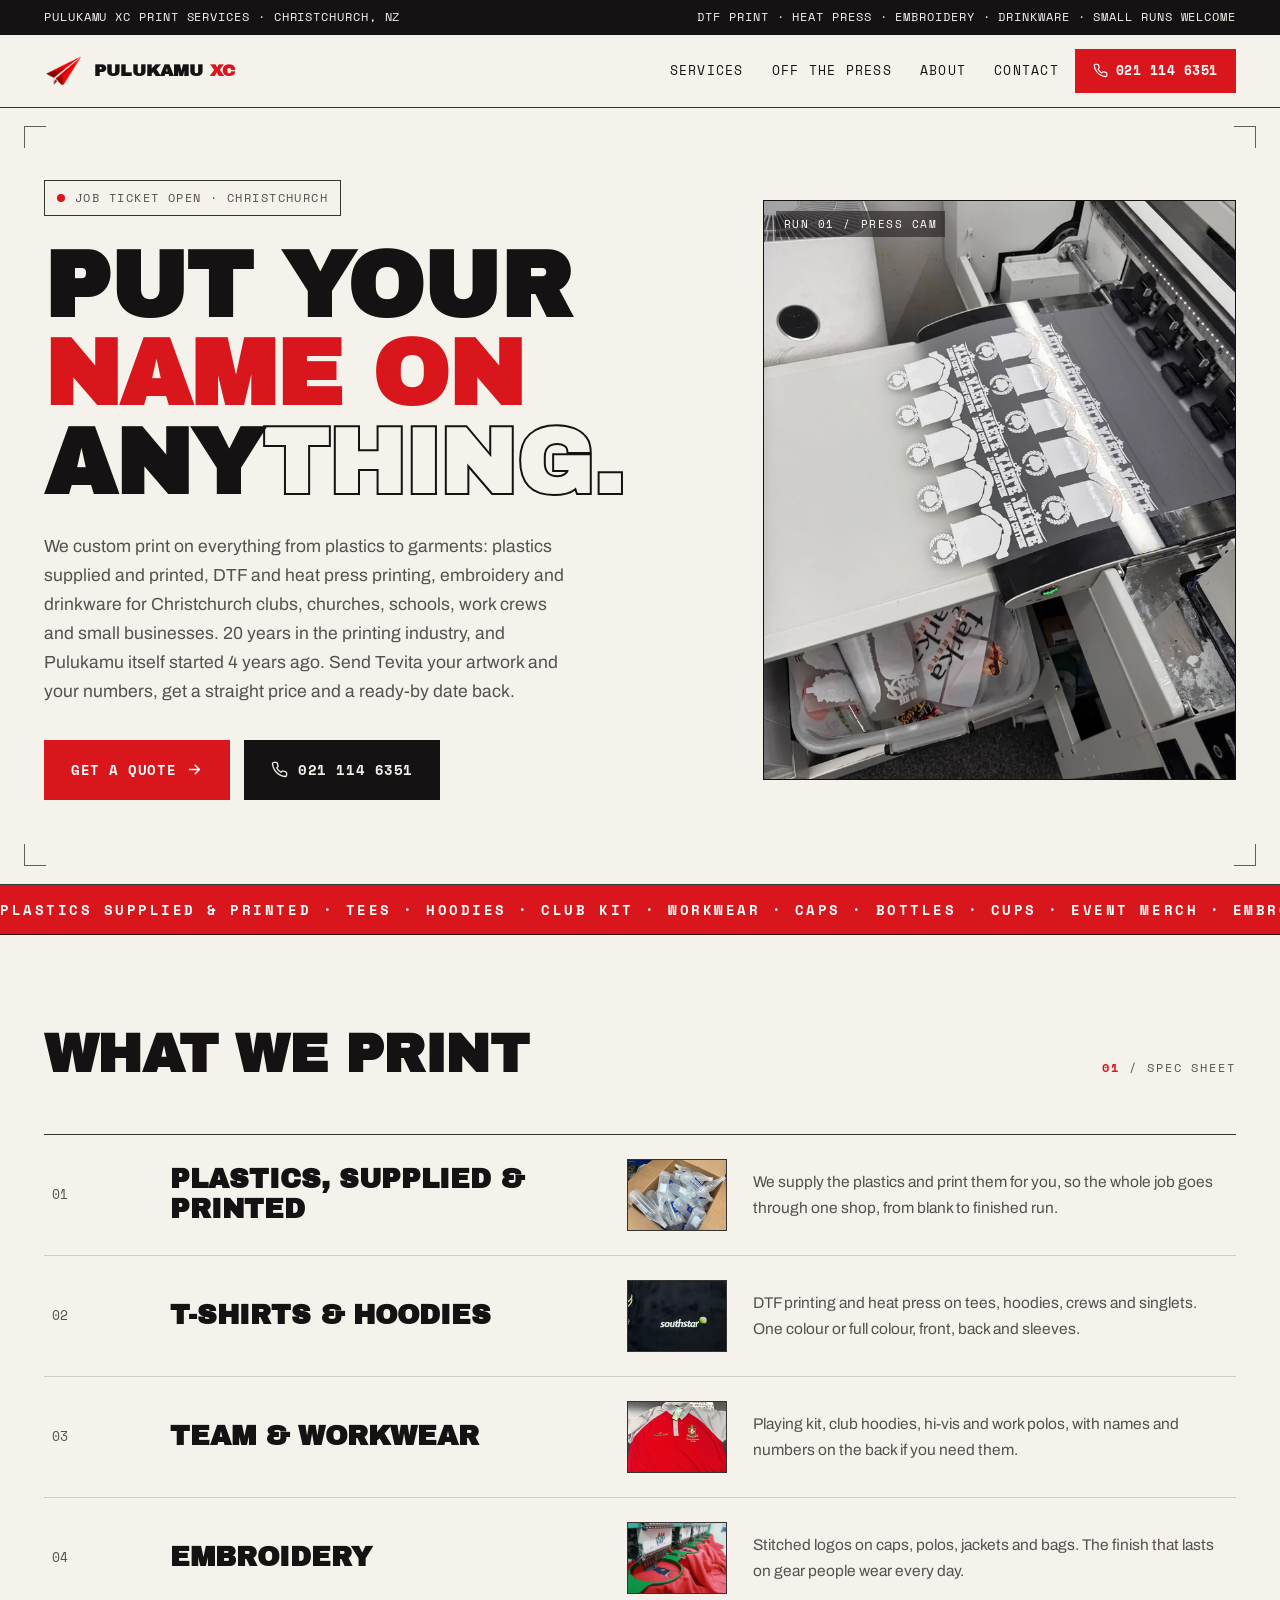
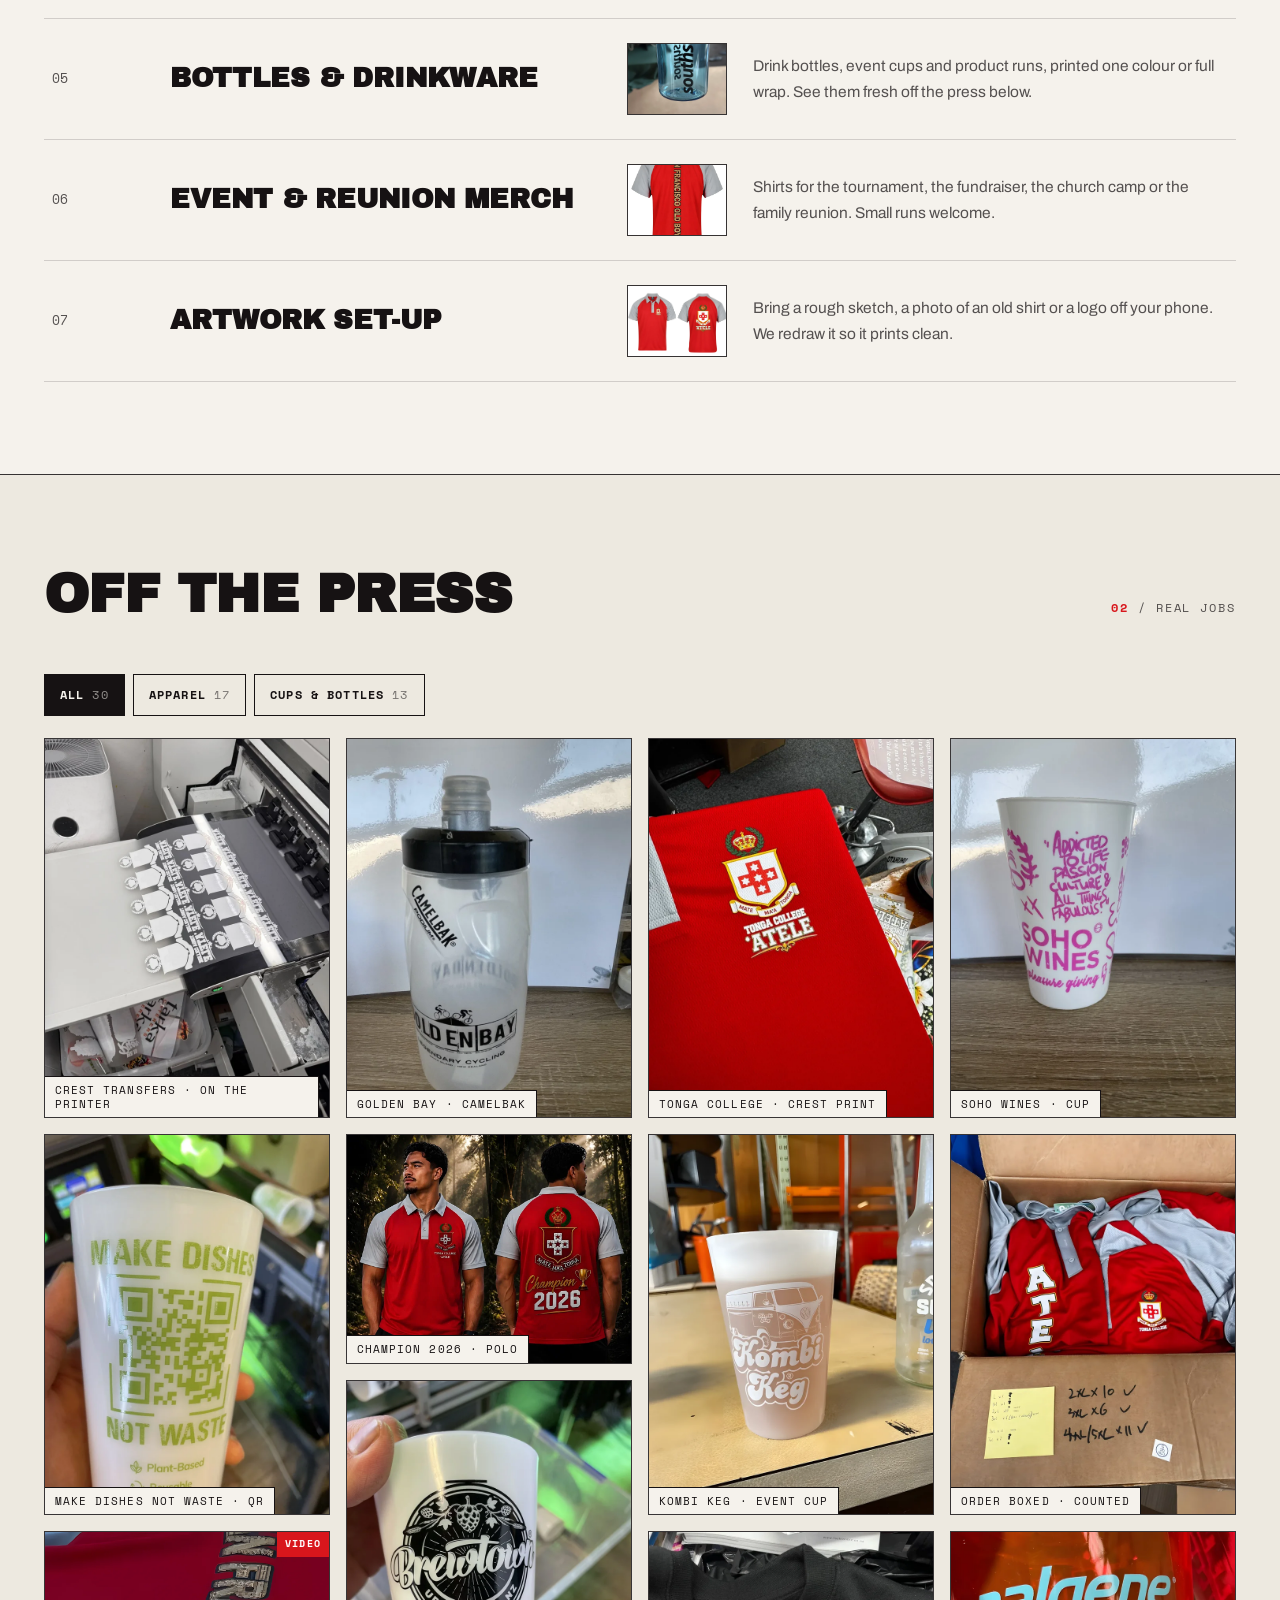
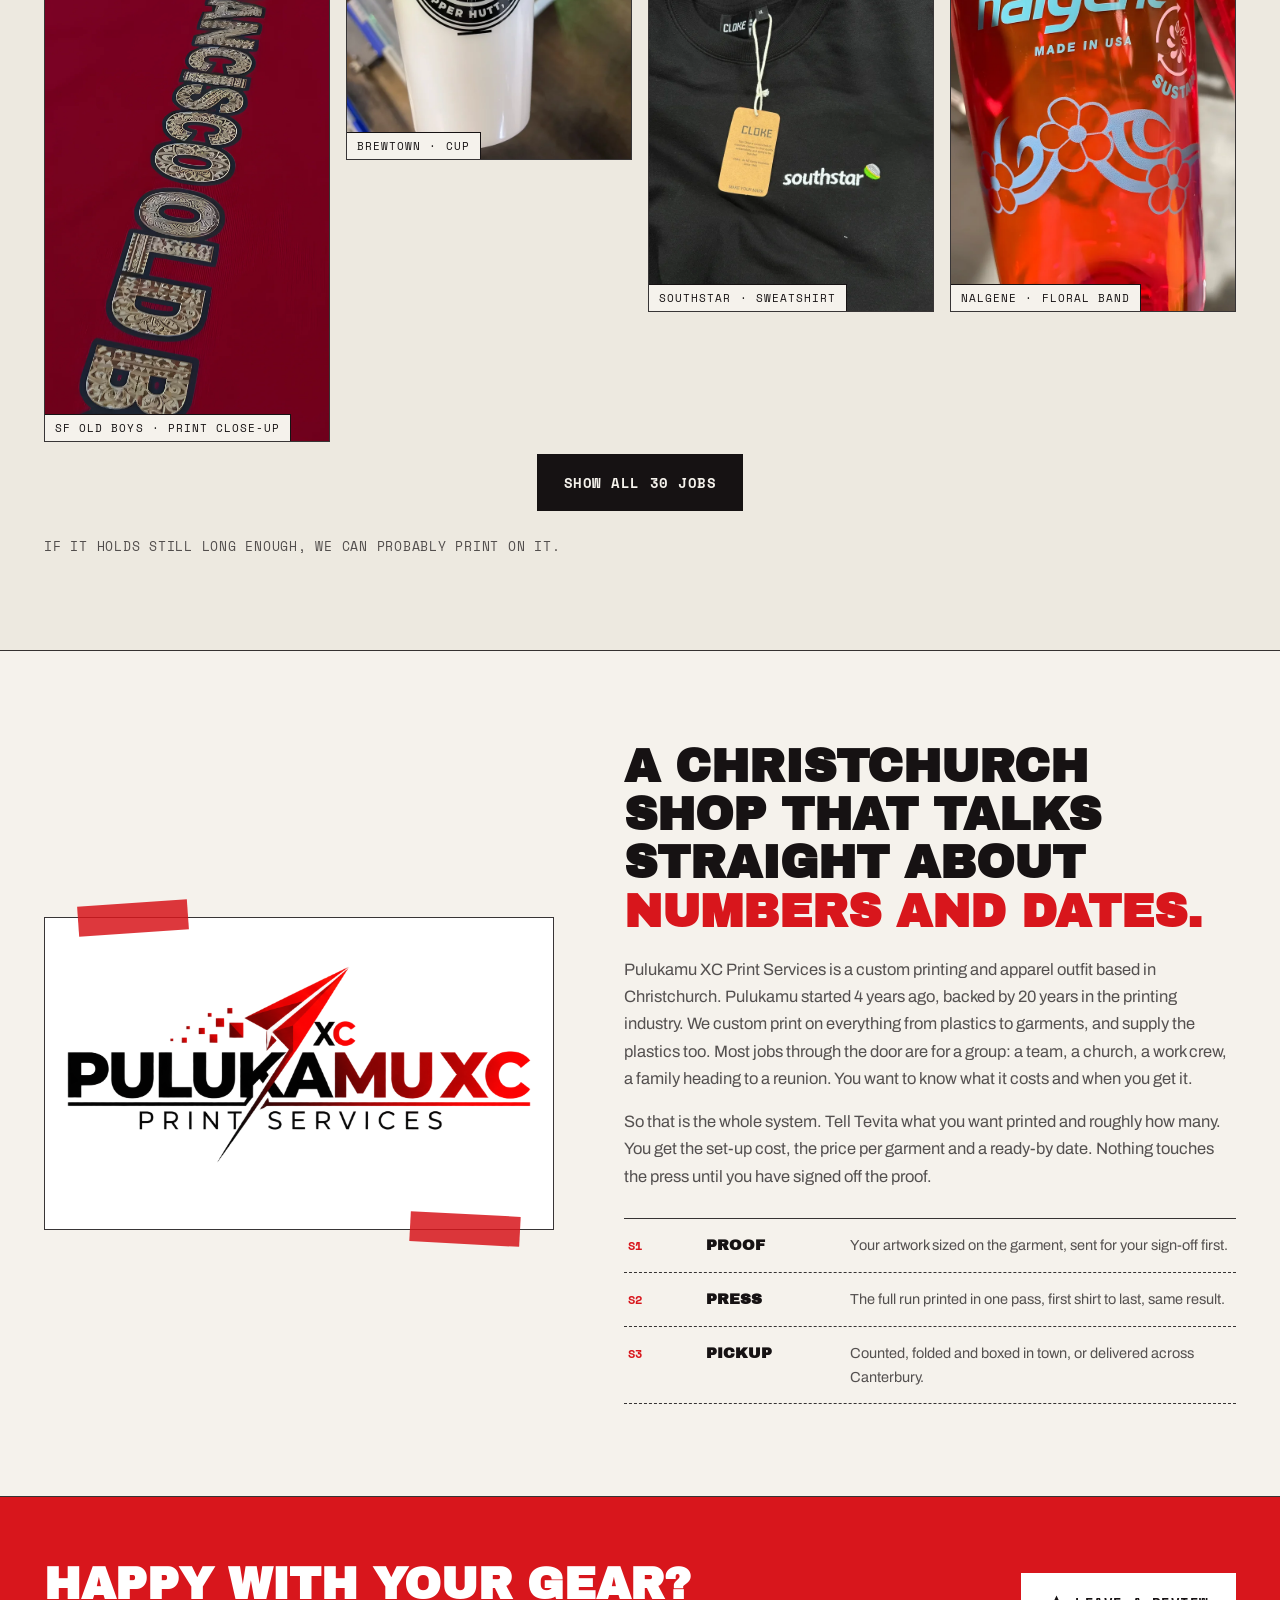
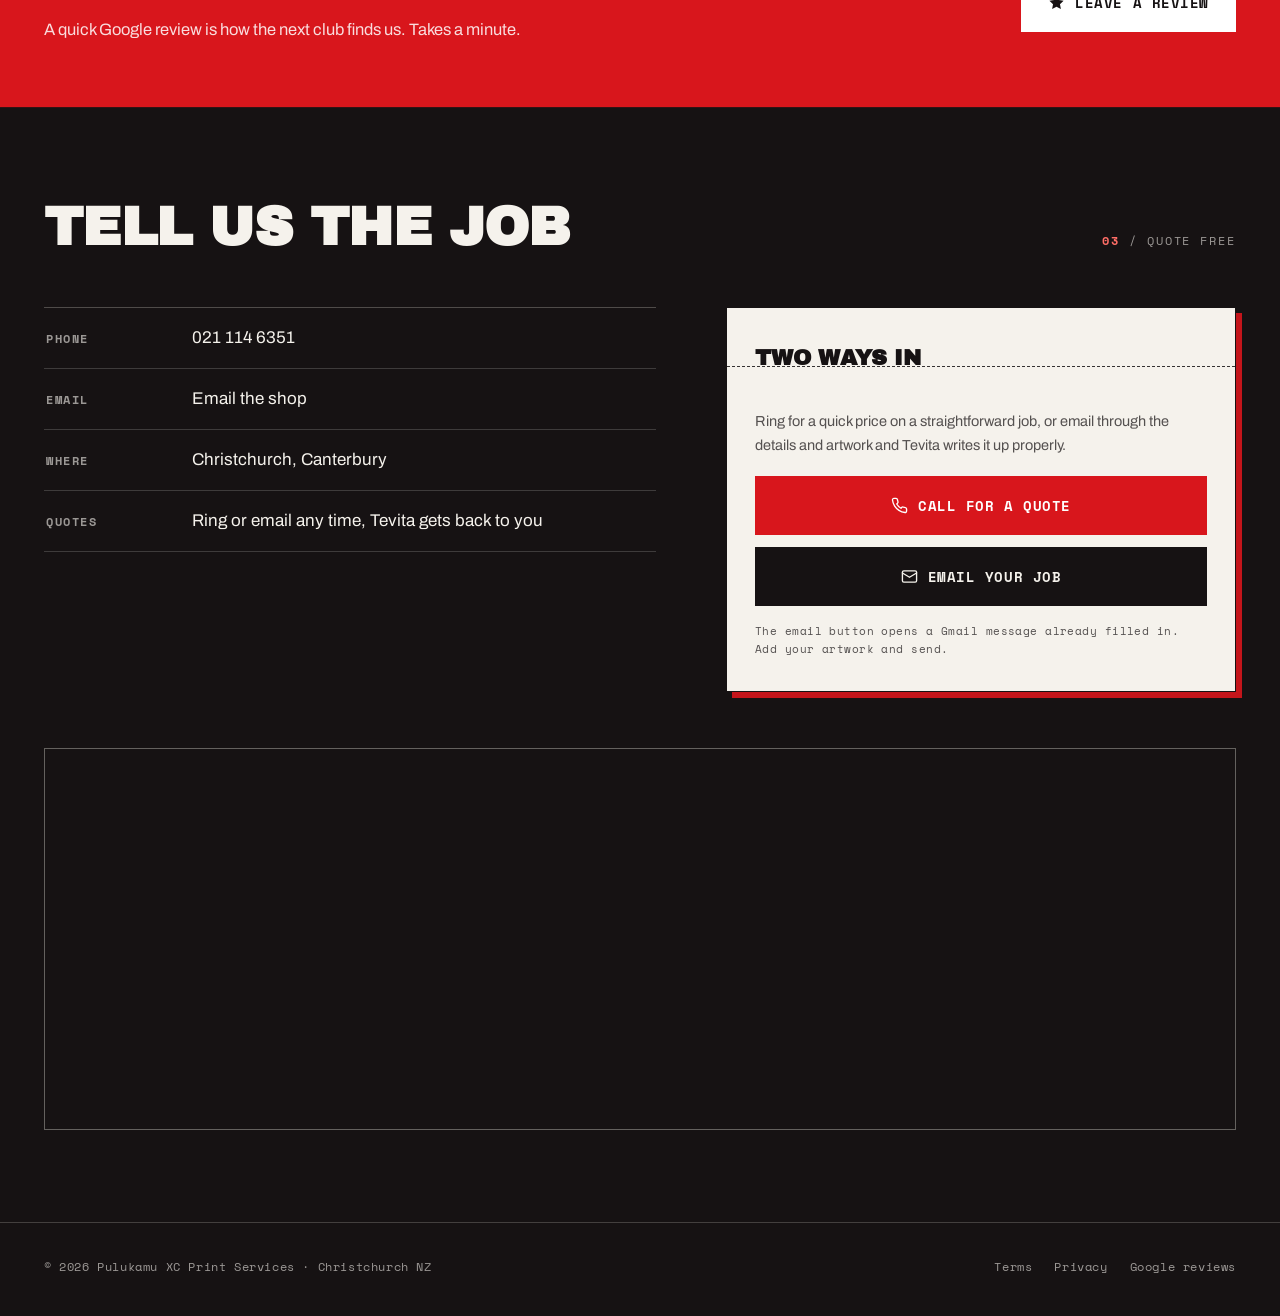
<file: index.html>
<!DOCTYPE html>
<html lang="en-NZ">
<head>
<meta charset="utf-8">
<meta name="viewport" content="width=device-width, initial-scale=1">
<title>Pulukamu XC Print Services | Custom Printing &amp; Apparel, Christchurch</title>
<meta name="description" content="Custom printing on everything from plastics to garments. Plastics supplied and printed, plus DTF and heat press t-shirt and hoodie printing, team and club uniforms, embroidery and event merch, printed in Christchurch. Send your artwork and numbers, get a straight price back.">
<meta name="theme-color" content="#F5F2EC">
<link rel="canonical" href="https://www.pulukamuxcprintservices.co.nz/">
<meta property="og:type" content="website">
<meta property="og:title" content="Pulukamu XC Print Services | Custom Printing &amp; Apparel, Christchurch">
<meta property="og:description" content="Custom printing on everything from plastics to garments: plastics supplied and printed, DTF and heat press printing, embroidery and event merch for Christchurch clubs, churches, schools and small businesses.">
<meta property="og:image" content="https://www.pulukamuxcprintservices.co.nz/img/work/dtf-transfers-1920.webp">
<meta name="twitter:card" content="summary_large_image">
<link rel="icon" type="image/png" href="img/favicon.png">
<link rel="apple-touch-icon" href="img/favicon.png">
<link rel="preconnect" href="https://fonts.googleapis.com">
<link rel="preconnect" href="https://fonts.gstatic.com" crossorigin>
<link href="https://fonts.googleapis.com/css2?family=Archivo+Black&family=Archivo:wght@400;500;700&family=Space+Mono:wght@400;700&display=swap" rel="stylesheet">
<style>
:root{
  --paper:#F5F2EC;
  --paper-2:#EDE9E0;
  --ink:#161213;
  --ink-70:rgba(22,18,19,.72);
  --red:#D8161C;
  --red-dk:#AE0F14;
  --rule:rgba(22,18,19,.16);
  --rule-strong:rgba(22,18,19,.85);
  --mono:'Space Mono',ui-monospace,monospace;
  --grot:'Archivo',sans-serif;
  --disp:'Archivo Black',sans-serif;
  --ease:cubic-bezier(.16,1,.3,1);
}
*,*::before,*::after{box-sizing:border-box;margin:0;padding:0}
html{scroll-behavior:smooth;scroll-padding-top:84px}
@media (prefers-reduced-motion:reduce){html{scroll-behavior:auto}}
body{background:var(--paper);color:var(--ink);font-family:var(--grot);font-size:16.5px;line-height:1.65;overflow-x:hidden;-webkit-font-smoothing:antialiased}
img{max-width:100%;height:auto;display:block}
a{color:inherit;text-decoration:none}
::selection{background:var(--red);color:#fff}
.wrap{max-width:1240px;margin-inline:auto;padding-inline:24px}

/* reveals */
.rv{opacity:0;transform:translateY(22px);transition:opacity .7s var(--ease),transform .7s var(--ease)}
.rv.on{opacity:1;transform:none}
.rv[data-d="1"]{transition-delay:.08s}.rv[data-d="2"]{transition-delay:.16s}.rv[data-d="3"]{transition-delay:.24s}
@media (prefers-reduced-motion:reduce){.rv{opacity:1;transform:none;transition:none}}

/* ---------- ticker ---------- */
.ticker{background:var(--ink);color:var(--paper);font-family:var(--mono);font-size:11.5px;letter-spacing:.08em;padding:8px 0;text-transform:uppercase}
.ticker .wrap{display:flex;justify-content:space-between;gap:18px}
.ticker span:last-child{display:none}
@media (min-width:720px){.ticker span:last-child{display:inline}}

/* ---------- nav ---------- */
.nav{position:sticky;top:0;z-index:80;background:var(--paper);border-bottom:1.5px solid var(--rule-strong);transition:box-shadow .3s var(--ease)}
.nav.scrolled{box-shadow:0 10px 30px -18px rgba(22,18,19,.35)}
.nav .wrap{display:flex;align-items:center;gap:16px;height:72px}
.brand{display:flex;align-items:center;gap:10px;min-width:0}
.brand img{width:40px;height:auto;flex:none}
.brand b{font-family:var(--disp);font-size:17px;letter-spacing:.01em;white-space:nowrap}
.brand b i{font-style:normal;color:var(--red)}
.nav-links{display:none;margin-left:auto;gap:28px}
.nav-links a{font-family:var(--mono);font-size:12.5px;text-transform:uppercase;letter-spacing:.1em;position:relative;padding:6px 0}
.nav-links a::after{content:"";position:absolute;left:0;bottom:0;height:2px;width:100%;background:var(--red);transform:scaleX(0);transform-origin:left;transition:transform .3s var(--ease)}
.nav-links a:hover::after{transform:scaleX(1)}
.nav-call{margin-left:auto;display:inline-flex;align-items:center;gap:8px;background:var(--red);color:#fff;font-family:var(--mono);font-weight:700;font-size:13px;padding:11px 18px;letter-spacing:.04em;transition:background .25s,transform .25s}
.nav-call:hover{background:var(--red-dk);transform:translateY(-1px)}
.nav-call:active{transform:translateY(0) scale(.98)}
.nav-call svg{width:15px;height:15px}
@media (min-width:960px){.nav-links{display:flex}.nav-call{margin-left:0}}
.nav-call{white-space:nowrap}
@media (max-width:499px){.nav-call{padding:0;width:44px;height:44px;justify-content:center}.nav-call .nc-num{position:absolute;width:1px;height:1px;overflow:hidden;clip:rect(0 0 0 0);white-space:nowrap}}
.burger{display:grid;place-items:center;width:44px;height:44px;background:none;border:1.5px solid var(--rule-strong);cursor:pointer;color:var(--ink)}
.burger svg{width:20px;height:20px}
.burger .x{display:none}
.burger.open .bars{display:none}.burger.open .x{display:block}
@media (min-width:960px){.burger{display:none}}
.mmenu{display:none;position:fixed;inset:72px 0 auto 0;z-index:79;background:var(--paper);border-bottom:2px solid var(--rule-strong);padding:14px 24px 26px}
.mmenu.open{display:block}
.mmenu a{display:block;font-family:var(--mono);text-transform:uppercase;letter-spacing:.1em;font-size:14px;padding:14px 0;border-bottom:1px solid var(--rule)}
.mmenu .m-call{display:flex;align-items:center;justify-content:center;gap:9px;background:var(--red);color:#fff;font-weight:700;border:0;margin-top:18px;padding:16px}
.mmenu .m-call svg{width:16px;height:16px}

/* ---------- hero ---------- */
.hero{position:relative;border-bottom:1.5px solid var(--rule-strong);overflow:hidden}
.hero .wrap{display:grid;grid-template-columns:1fr;gap:44px;padding-top:52px;padding-bottom:60px;position:relative}
@media (min-width:960px){.hero .wrap{grid-template-columns:7fr 5fr;gap:56px;padding-top:72px;padding-bottom:84px;align-items:center}}
.crop{position:absolute;width:22px;height:22px;border:0 solid var(--ink);opacity:.65;pointer-events:none;z-index:5}
.crop.tl{top:18px;left:24px;border-left-width:1.5px;border-top-width:1.5px}
.crop.tr{top:18px;right:24px;border-right-width:1.5px;border-top-width:1.5px}
.crop.bl{bottom:18px;left:24px;border-left-width:1.5px;border-bottom-width:1.5px}
.crop.br{bottom:18px;right:24px;border-right-width:1.5px;border-bottom-width:1.5px}
.job-tag{display:inline-flex;align-items:center;gap:10px;font-family:var(--mono);font-size:12px;letter-spacing:.12em;text-transform:uppercase;color:var(--ink-70);border:1px solid var(--rule-strong);padding:7px 12px;margin-bottom:26px}
.job-tag i{width:8px;height:8px;background:var(--red);border-radius:50%;flex:none;animation:blink 2.2s infinite}
@keyframes blink{0%,100%{opacity:1}50%{opacity:.25}}
@media (prefers-reduced-motion:reduce){.job-tag i{animation:none}}
.hero h1{font-family:var(--disp);font-size:clamp(44px,7.2vw,96px);line-height:.96;letter-spacing:-.01em;text-transform:uppercase}
.hero h1 .ln{display:block}
.hero h1 .red{color:var(--red)}
.hero h1 .outline{color:transparent;-webkit-text-stroke:2px var(--ink)}
.hero-sub{margin-top:26px;max-width:52ch;font-size:17.5px;color:var(--ink-70)}
.hero-ctas{display:flex;flex-wrap:wrap;gap:14px;margin-top:34px}
.btn{display:inline-flex;align-items:center;justify-content:center;gap:10px;font-family:var(--mono);font-weight:700;font-size:14px;letter-spacing:.04em;padding:17px 26px;border:1.5px solid var(--ink);transition:transform .25s var(--ease),background .25s,color .25s,box-shadow .25s;min-height:54px;text-transform:uppercase}
.btn svg{width:17px;height:17px;flex:none}
.btn:hover{transform:translate(-2px,-2px);box-shadow:4px 4px 0 var(--ink)}
.btn:active{transform:none;box-shadow:none}
.btn-ink{background:var(--ink);color:var(--paper)}
.btn-red{background:var(--red);border-color:var(--red);color:#fff}
.btn-red:hover{box-shadow:4px 4px 0 var(--ink)}
.btn-paper{background:transparent;color:var(--ink)}
.btn-block{width:100%}
/* hero press panel */
.press{position:relative}
.press-frame{position:relative;border:1.5px solid var(--rule-strong);background:var(--ink);aspect-ratio:4/4.6;overflow:hidden}
@media (min-width:960px){.press-frame{aspect-ratio:4/4.9}}
.press-frame .slide{position:absolute;inset:0;opacity:0;transition:opacity 1.2s ease}
.press-frame .slide.active{opacity:1}
.press-frame img{width:100%;height:100%;object-fit:cover}
.press-num{position:absolute;top:10px;left:12px;z-index:3;font-family:var(--mono);font-size:11px;letter-spacing:.14em;color:#fff;background:rgba(22,18,19,.55);padding:4px 8px}
.qc{position:absolute;right:-8px;bottom:26px;z-index:4;width:min(300px,86%);background:var(--paper);border:1.5px solid var(--ink);box-shadow:5px 5px 0 var(--ink);padding:14px 16px;transform:rotate(-2deg)}
.qc-top{display:flex;align-items:center;justify-content:space-between;gap:10px;border-bottom:1px dashed var(--rule-strong);padding-bottom:8px;margin-bottom:9px}
.qc-top b{font-family:var(--mono);font-size:11px;letter-spacing:.16em;text-transform:uppercase}
.stars{display:flex;gap:2px;color:var(--red)}
.stars svg{width:13px;height:13px}
.qc-txt{transition:opacity .4s ease}
.qc-txt.fading{opacity:0}
.qc-quote{display:block;font-size:13.5px;line-height:1.5}
.qc-who{display:block;font-family:var(--mono);font-size:11px;color:var(--ink-70);margin-top:6px}

/* ---------- marquee ---------- */
.marquee{background:var(--red);color:#fff;border-bottom:1.5px solid var(--rule-strong);overflow:hidden;padding:13px 0}
.marquee-track{display:flex;width:max-content;animation:mq 26s linear infinite}
.marquee span{font-family:var(--mono);font-weight:700;font-size:14px;letter-spacing:.18em;text-transform:uppercase;white-space:nowrap;padding-right:18px}
@keyframes mq{to{transform:translateX(-50%)}}
@media (prefers-reduced-motion:reduce){.marquee-track{animation:none}}

/* ---------- section shells ---------- */
.sec{padding:92px 0;border-bottom:1.5px solid var(--rule-strong)}
.sec-head{display:flex;align-items:baseline;justify-content:space-between;gap:20px;flex-wrap:wrap;margin-bottom:52px}
.sec-head h2{font-family:var(--disp);font-size:clamp(30px,4.6vw,54px);text-transform:uppercase;letter-spacing:-.01em;line-height:1.02}
.sec-head .idx{font-family:var(--mono);font-size:12px;letter-spacing:.16em;text-transform:uppercase;color:var(--ink-70)}
.sec-head .idx b{color:var(--red)}

/* ---------- services: spec sheet ---------- */
.spec{border-top:1.5px solid var(--rule-strong)}
.spec-row{display:grid;grid-template-columns:1fr;gap:8px;padding:26px 0;border-bottom:1px solid var(--rule);position:relative;transition:background .3s}
@media (min-width:820px){.spec-row{grid-template-columns:92px 1fr 100px 1.1fr;gap:26px;align-items:center;padding:24px 8px}}
.spec-row:hover{background:rgba(216,22,28,.045)}
.spec-num{font-family:var(--mono);font-size:13px;color:var(--ink-70)}
.spec-row h3{font-family:var(--disp);font-size:clamp(19px,2.4vw,27px);text-transform:uppercase;line-height:1.1}
.spec-thumb{display:none}
@media (min-width:820px){.spec-thumb{display:block;width:100px;height:72px;object-fit:cover;border:1px solid var(--rule-strong);filter:saturate(.9)}}
.spec-row p{color:var(--ink-70);font-size:15.5px}

/* ---------- work ---------- */
#work{background:var(--paper-2)}
.work-filter{display:flex;flex-wrap:wrap;gap:8px;margin:0 0 22px}
.wf{display:inline-flex;align-items:center;gap:8px;min-height:42px;padding:0 15px;border:1.5px solid var(--ink);background:transparent;color:var(--ink);font-family:var(--mono);font-size:11.5px;font-weight:700;letter-spacing:.1em;text-transform:uppercase;cursor:pointer;transition:background .2s,color .2s}
.wf span{font-weight:400;opacity:.55}
.wf:hover{background:rgba(22,18,19,.06)}
.wf[aria-pressed="true"]{background:var(--ink);color:var(--paper)}
.wf:focus-visible,.work-more:focus-visible{outline:2px solid var(--red);outline-offset:3px}
/* Photos at their own shape, in columns, so nothing is cropped */
.work-grid{columns:2;column-gap:12px}
@media (min-width:820px){.work-grid{columns:3;column-gap:16px}}
@media (min-width:1180px){.work-grid{columns:4}}
.shot{position:relative;display:block;overflow:hidden;margin:0 0 12px;break-inside:avoid;border:1.5px solid var(--rule-strong);background:#fff}
@media (min-width:820px){.shot{margin-bottom:16px}}
.shot[hidden]{display:none}
.shot img,.shot video{display:block;width:100%;height:auto;transition:transform .7s var(--ease)}
.shot:hover img{transform:scale(1.035)}
.shot figcaption{position:absolute;left:0;bottom:0;max-width:calc(100% - 10px);background:var(--paper);border-top:1.5px solid var(--ink);border-right:1.5px solid var(--ink);font-family:var(--mono);font-size:10.5px;line-height:1.35;letter-spacing:.1em;text-transform:uppercase;padding:6px 10px}
@media (max-width:819px){.shot figcaption{font-size:9.5px;letter-spacing:.06em;padding:5px 8px}}
.shot .vid-tag{position:absolute;top:0;right:0;background:var(--red);color:#fff;font-family:var(--mono);font-size:10px;font-weight:700;letter-spacing:.12em;padding:4px 8px}
.work-more{display:flex;margin:12px auto 0}
.work-more[hidden]{display:none}
.work-note{margin-top:26px;font-family:var(--mono);font-size:12.5px;letter-spacing:.06em;color:var(--ink-70);text-transform:uppercase}

/* ---------- about ---------- */
.about-grid{display:grid;grid-template-columns:1fr;gap:48px}
@media (min-width:960px){.about-grid{grid-template-columns:5fr 6fr;gap:70px;align-items:center}}
.about-photo{position:relative;transform:rotate(-1.2deg)}
.about-photo img{border:1.5px solid var(--rule-strong);width:100%;height:auto}
.tape{position:absolute;width:110px;height:30px;background:rgba(216,22,28,.85);top:-14px;left:34px;transform:rotate(-4deg);z-index:2}
.tape.b{top:auto;bottom:-14px;left:auto;right:34px;transform:rotate(3deg)}
.about-copy h2{font-family:var(--disp);font-size:clamp(28px,4vw,46px);text-transform:uppercase;line-height:1.05;margin-bottom:20px}
.about-copy h2 i{font-style:normal;color:var(--red)}
.about-copy p{color:var(--ink-70);margin-bottom:16px}
.steps{margin-top:28px;border-top:1.5px solid var(--rule-strong)}
.step{display:grid;grid-template-columns:64px 130px 1fr;gap:14px;align-items:baseline;padding:14px 4px;border-bottom:1px dashed var(--rule-strong)}
.step .n{font-family:var(--mono);font-size:12px;color:var(--red);font-weight:700}
.step b{font-family:var(--disp);font-size:15px;text-transform:uppercase}
.step span{color:var(--ink-70);font-size:14.5px}
@media (max-width:560px){.step{grid-template-columns:44px 1fr}.step span{grid-column:1/3}}

/* ---------- reviews ---------- */
.rev-grid{display:grid;grid-template-columns:1fr;gap:26px}
@media (min-width:720px){.rev-grid{grid-template-columns:1fr 1fr;gap:30px}}
.rev{background:#fff;border:1.5px solid var(--ink);box-shadow:5px 5px 0 var(--ink);padding:26px;position:relative;transition:transform .3s var(--ease)}
.rev:hover{transform:translateY(-4px) rotate(0deg)!important}
@media (min-width:720px){
  .rev:nth-child(1){transform:rotate(-.8deg)}
  .rev:nth-child(2){transform:rotate(.7deg);margin-top:26px}
  .rev:nth-child(3){transform:rotate(.6deg)}
  .rev:nth-child(4){transform:rotate(-.7deg);margin-top:-26px}
}
.rev .stars svg{width:15px;height:15px}
.rev p{margin:12px 0 16px;font-size:15.5px}
.rev-who{display:flex;align-items:center;gap:11px;border-top:1px dashed var(--rule-strong);padding-top:13px}
.rev-who .ini{width:38px;height:38px;background:var(--ink);color:var(--paper);display:grid;place-items:center;font-family:var(--mono);font-size:12px;font-weight:700;flex:none}
.rev-who b{display:block;font-size:14.5px;line-height:1.2}
.rev-who span{font-family:var(--mono);font-size:11px;color:var(--ink-70)}
.rev-actions{margin-top:44px;display:flex;flex-wrap:wrap;gap:14px}

/* ---------- stamp band ---------- */
.band{background:var(--red);color:#fff;border-bottom:1.5px solid var(--rule-strong);padding:64px 0}
.band .wrap{display:flex;align-items:center;justify-content:space-between;gap:28px;flex-wrap:wrap}
.band h2{font-family:var(--disp);font-size:clamp(26px,3.6vw,44px);text-transform:uppercase;line-height:1.05}
.band p{margin-top:8px;color:rgba(255,255,255,.85)}
.band .btn{border-color:#fff;background:#fff;color:var(--ink)}
.band .btn:hover{box-shadow:4px 4px 0 rgba(22,18,19,.9)}

/* ---------- contact ---------- */
#contact{background:var(--ink);color:var(--paper);border-bottom:0}
#contact .sec-head h2{color:var(--paper)}
#contact .sec-head .idx{color:rgba(245,242,236,.6)}
#contact .sec-head .idx b{color:#FF6E67}
.con-grid{display:grid;grid-template-columns:1fr;gap:48px}
@media (min-width:960px){.con-grid{grid-template-columns:6fr 5fr;gap:70px}}
.con-rows{border-top:1px solid rgba(245,242,236,.25)}
.con-rows li{list-style:none;display:grid;grid-template-columns:130px 1fr;gap:16px;padding:16px 2px;border-bottom:1px solid rgba(245,242,236,.18);align-items:baseline}
.con-rows b{font-family:var(--mono);font-size:11.5px;letter-spacing:.14em;text-transform:uppercase;color:rgba(245,242,236,.6)}
.con-rows a,.con-rows span.v{font-size:17px}
.con-rows a:hover{color:#FF6E67}
.socials{display:flex;gap:12px;margin-top:26px}
.socials a{width:44px;height:44px;border:1px solid rgba(245,242,236,.3);display:grid;place-items:center;transition:border-color .25s,color .25s,transform .25s}
.socials a:hover{border-color:var(--red);color:#FF6E67;transform:translateY(-2px)}
.socials svg{width:18px;height:18px}
.ticket{background:var(--paper);color:var(--ink);border:1.5px solid var(--ink);box-shadow:6px 6px 0 rgba(216,22,28,.9);padding:32px 28px;position:relative}
.ticket::before{content:"";position:absolute;left:0;right:0;top:58px;border-top:1px dashed var(--rule-strong)}
.ticket h3{font-family:var(--disp);font-size:22px;text-transform:uppercase;margin-bottom:34px}
.ticket p{color:var(--ink-70);font-size:14.5px;margin-bottom:18px}
.ticket .btn + .btn{margin-top:12px}
.ticket small{display:block;margin-top:16px;font-family:var(--mono);font-size:11px;color:var(--ink-70);letter-spacing:.04em}
.map-frame{margin-top:56px;border:1.5px solid rgba(245,242,236,.35);line-height:0}
.map-frame iframe{width:100%;height:380px;border:0;filter:grayscale(.4) contrast(1.02)}

/* ---------- footer ---------- */
footer{background:var(--ink);color:rgba(245,242,236,.6);padding:34px 0 40px;border-top:1px solid rgba(245,242,236,.2)}
.foot{display:flex;align-items:center;justify-content:space-between;gap:18px;flex-wrap:wrap;font-family:var(--mono);font-size:12px;letter-spacing:.05em}
.foot-links{display:flex;gap:22px;flex-wrap:wrap}
.foot a:hover{color:#fff}
</style>
</head>
<body>

<div class="ticker" aria-hidden="true">
  <div class="wrap">
    <span>Pulukamu XC Print Services · Christchurch, NZ</span>
    <span>DTF print · Heat press · Embroidery · Drinkware · Small runs welcome</span>
  </div>
</div>

<header class="nav" id="nav">
  <div class="wrap">
    <a class="brand" href="#top" aria-label="Pulukamu XC Print Services, back to top">
      <img src="img/logo-mark.png" alt="" width="400" height="370">
      <b>PULUKAMU <i>XC</i></b>
    </a>
    <nav class="nav-links" aria-label="Main">
      <a href="#services">Services</a>
      <a href="#work">Off the press</a>
      <a href="#about">About</a>
      <a href="#contact">Contact</a>
    </nav>
    <a class="nav-call" href="tel:+6421146351">
      <svg viewBox="0 0 24 24" fill="none" stroke="currentColor" stroke-width="1.9" stroke-linecap="round" stroke-linejoin="round" aria-hidden="true"><path d="M22 16.9v3a2 2 0 0 1-2.2 2 19.8 19.8 0 0 1-8.6-3.1 19.5 19.5 0 0 1-6-6A19.8 19.8 0 0 1 2.1 4.2 2 2 0 0 1 4.1 2h3a2 2 0 0 1 2 1.7c.1 1 .4 1.9.7 2.8a2 2 0 0 1-.5 2.1L8.1 9.9a16 16 0 0 0 6 6l1.3-1.3a2 2 0 0 1 2.1-.4c.9.3 1.8.6 2.8.7a2 2 0 0 1 1.7 2z"/></svg>
      <span class="nc-num">021 114 6351</span>
    </a>
    <button class="burger" type="button" aria-label="Open menu" aria-expanded="false" aria-controls="mmenu">
      <svg class="bars" viewBox="0 0 24 24" fill="none" stroke="currentColor" stroke-width="2" stroke-linecap="round" aria-hidden="true"><path d="M3 6h18M3 12h18M3 18h18"/></svg>
      <svg class="x" viewBox="0 0 24 24" fill="none" stroke="currentColor" stroke-width="2" stroke-linecap="round" aria-hidden="true"><path d="M18 6 6 18M6 6l12 12"/></svg>
    </button>
  </div>
</header>

<nav class="mmenu" id="mmenu" aria-label="Mobile">
  <a href="#services">Services</a>
  <a href="#work">Off the press</a>
  <a href="#about">About</a>
  <a href="#contact">Contact</a>
  <a class="m-call" href="tel:+6421146351">
    <svg viewBox="0 0 24 24" fill="none" stroke="currentColor" stroke-width="1.9" stroke-linecap="round" stroke-linejoin="round" aria-hidden="true"><path d="M22 16.9v3a2 2 0 0 1-2.2 2 19.8 19.8 0 0 1-8.6-3.1 19.5 19.5 0 0 1-6-6A19.8 19.8 0 0 1 2.1 4.2 2 2 0 0 1 4.1 2h3a2 2 0 0 1 2 1.7c.1 1 .4 1.9.7 2.8a2 2 0 0 1-.5 2.1L8.1 9.9a16 16 0 0 0 6 6l1.3-1.3a2 2 0 0 1 2.1-.4c.9.3 1.8.6 2.8.7a2 2 0 0 1 1.7 2z"/></svg>
    Call 021 114 6351
  </a>
</nav>

<main id="top">

<!-- HERO -->
<section class="hero">
  <span class="crop tl" aria-hidden="true"></span><span class="crop tr" aria-hidden="true"></span>
  <span class="crop bl" aria-hidden="true"></span><span class="crop br" aria-hidden="true"></span>
  <div class="wrap">
    <div>
      <span class="job-tag rv on"><i></i> Job ticket open · Christchurch</span>
      <h1>
        <span class="ln rv on">Put your</span>
        <span class="ln red rv on" data-d="1">name on</span>
        <span class="ln rv on" data-d="2">any<span class="outline">thing.</span></span>
      </h1>
      <p class="hero-sub rv on" data-d="2">We custom print on everything from plastics to garments: plastics supplied and printed, DTF and heat press printing, embroidery and drinkware for Christchurch clubs, churches, schools, work crews and small businesses. 20 years in the printing industry, and Pulukamu itself started 4 years ago. Send Tevita your artwork and your numbers, get a straight price and a ready-by date back.</p>
      <div class="hero-ctas rv on" data-d="3">
        <a class="btn btn-red" href="#contact">
          Get a quote
          <svg viewBox="0 0 24 24" fill="none" stroke="currentColor" stroke-width="2" stroke-linecap="round" stroke-linejoin="round" aria-hidden="true"><path d="M5 12h14M13 6l6 6-6 6"/></svg>
        </a>
        <a class="btn btn-ink" href="tel:+6421146351">
          <svg viewBox="0 0 24 24" fill="none" stroke="currentColor" stroke-width="1.9" stroke-linecap="round" stroke-linejoin="round" aria-hidden="true"><path d="M22 16.9v3a2 2 0 0 1-2.2 2 19.8 19.8 0 0 1-8.6-3.1 19.5 19.5 0 0 1-6-6A19.8 19.8 0 0 1 2.1 4.2 2 2 0 0 1 4.1 2h3a2 2 0 0 1 2 1.7c.1 1 .4 1.9.7 2.8a2 2 0 0 1-.5 2.1L8.1 9.9a16 16 0 0 0 6 6l1.3-1.3a2 2 0 0 1 2.1-.4c.9.3 1.8.6 2.8.7a2 2 0 0 1 1.7 2z"/></svg>
          021 114 6351
        </a>
      </div>
    </div>

    <div class="press rv on" data-d="1">
      <div class="press-frame">
        <span class="press-num">RUN 01 / PRESS CAM</span>
        <div class="slide active"><img src="img/work/dtf-transfers-1920.webp" srcset="img/work/dtf-transfers-960.webp 960w, img/work/dtf-transfers-1920.webp 1920w" sizes="(min-width:960px) 560px, 100vw" alt="Mate Maʻa Tonga crest transfers coming off the printer" width="1440" height="1920" fetchpriority="high" decoding="async"></div>
        <div class="slide"><img src="img/work/crest-print-closeup-1920.webp" srcset="img/work/crest-print-closeup-960.webp 960w, img/work/crest-print-closeup-1920.webp 1920w" sizes="(min-width:960px) 560px, 100vw" alt="Tonga College ʻAtele crest printed on a red polo" width="1440" height="1920" loading="lazy" decoding="async"></div>
        <div class="slide"><img src="img/work/southstar-sweatshirt-1920.webp" srcset="img/work/southstar-sweatshirt-960.webp 960w, img/work/southstar-sweatshirt-1920.webp 1920w" sizes="(min-width:960px) 560px, 100vw" alt="Southstar logo printed on a black Cloke sweatshirt" width="1440" height="1920" loading="lazy" decoding="async"></div>
        <div class="slide"><img src="img/work/cup-make-dishes-1920.webp" srcset="img/work/cup-make-dishes-960.webp 960w, img/work/cup-make-dishes-1920.webp 1920w" sizes="(min-width:960px) 560px, 100vw" alt="Reusable cup printed in green: Make dishes not waste, with a QR code" width="1440" height="1920" loading="lazy" decoding="async"></div>
      </div>
    </div>
  </div>
</section>

<!-- MARQUEE -->
<div class="marquee" aria-hidden="true">
  <div class="marquee-track">
    <span>Plastics supplied &amp; printed · Tees · Hoodies · Club kit · Workwear · Caps · Bottles · Cups · Event merch · Embroidery · Artwork redraws ·&nbsp;</span>
    <span>Plastics supplied &amp; printed · Tees · Hoodies · Club kit · Workwear · Caps · Bottles · Cups · Event merch · Embroidery · Artwork redraws ·&nbsp;</span>
  </div>
</div>

<!-- SERVICES -->
<section class="sec" id="services">
  <div class="wrap">
    <div class="sec-head rv">
      <h2>What we print</h2>
      <span class="idx"><b>01</b> / Spec sheet</span>
    </div>
    <div class="spec">
      <div class="spec-row rv">
        <span class="spec-num">01</span>
        <h3>Plastics, supplied &amp; printed</h3>
        <img class="spec-thumb" src="img/work/bottle-run-box-960.webp" data-img-role="small" alt="" loading="lazy" width="720" height="960">
        <p>We supply the plastics and print them for you, so the whole job goes through one shop, from blank to finished run.</p>
      </div>
      <div class="spec-row rv">
        <span class="spec-num">02</span>
        <h3>T-shirts &amp; hoodies</h3>
        <img class="spec-thumb" src="img/work/southstar-tee-960.webp" data-img-role="small" alt="" loading="lazy" width="720" height="960">
        <p>DTF printing and heat press on tees, hoodies, crews and singlets. One colour or full colour, front, back and sleeves.</p>
      </div>
      <div class="spec-row rv">
        <span class="spec-num">03</span>
        <h3>Team &amp; workwear</h3>
        <img class="spec-thumb" src="img/work/polo-tonga-college-flat-960.webp" data-img-role="small" alt="" loading="lazy" width="720" height="960">
        <p>Playing kit, club hoodies, hi-vis and work polos, with names and numbers on the back if you need them.</p>
      </div>
      <div class="spec-row rv">
        <span class="spec-num">04</span>
        <h3>Embroidery</h3>
        <img class="spec-thumb" src="img/embroidery-thumb.webp" data-img-role="small" alt="" loading="lazy" width="960" height="704">
        <p>Stitched logos on caps, polos, jackets and bags. The finish that lasts on gear people wear every day.</p>
      </div>
      <div class="spec-row rv">
        <span class="spec-num">05</span>
        <h3>Bottles &amp; drinkware</h3>
        <img class="spec-thumb" src="img/work/southstar-bottle-960.webp" data-img-role="small" alt="" loading="lazy" width="540" height="960">
        <p>Drink bottles, event cups and product runs, printed one colour or full wrap. See them fresh off the press below.</p>
      </div>
      <div class="spec-row rv">
        <span class="spec-num">06</span>
        <h3>Event &amp; reunion merch</h3>
        <img class="spec-thumb" src="img/work/polo-sf-old-boys-960.webp" data-img-role="small" alt="" loading="lazy" width="640" height="960">
        <p>Shirts for the tournament, the fundraiser, the church camp or the family reunion. Small runs welcome.</p>
      </div>
      <div class="spec-row rv">
        <span class="spec-num">07</span>
        <h3>Artwork set-up</h3>
        <img class="spec-thumb" src="img/work/polo-atele-mockup-960.webp" data-img-role="small" alt="" loading="lazy" width="960" height="668">
        <p>Bring a rough sketch, a photo of an old shirt or a logo off your phone. We redraw it so it prints clean.</p>
      </div>
    </div>
  </div>
</section>

<!-- WORK -->
<section class="sec" id="work">
  <div class="wrap">
    <div class="sec-head rv">
      <h2>Off the press</h2>
      <span class="idx"><b>02</b> / Real jobs</span>
    </div>
    <div class="work-filter rv" role="group" aria-label="Show jobs">
      <button type="button" class="wf" data-f="all" aria-pressed="true">All <span>30</span></button>
      <button type="button" class="wf" data-f="apparel" aria-pressed="false">Apparel <span>17</span></button>
      <button type="button" class="wf" data-f="drink" aria-pressed="false">Cups &amp; bottles <span>13</span></button>
    </div>
    <div class="work-grid">
      <figure class="shot" data-cat="apparel"><img src="img/work/dtf-transfers-960.webp" srcset="img/work/dtf-transfers-960.webp 960w, img/work/dtf-transfers-1920.webp 1920w" sizes="(min-width:1180px) 290px, (min-width:820px) 31vw, 47vw" alt="Mate Maʻa Tonga crest transfers coming off the printer" loading="lazy" decoding="async" width="720" height="960"><figcaption>Crest transfers · on the printer</figcaption></figure>
      <figure class="shot" data-cat="drink"><img src="img/work/cup-make-dishes-960.webp" srcset="img/work/cup-make-dishes-960.webp 960w, img/work/cup-make-dishes-1920.webp 1920w" sizes="(min-width:1180px) 290px, (min-width:820px) 31vw, 47vw" alt="Reusable cup printed in green: Make dishes not waste, with a QR code" loading="lazy" decoding="async" width="720" height="960"><figcaption>Make dishes not waste · QR</figcaption></figure>
      <figure class="shot" data-cat="apparel"><video src="img/work/sf-old-boys-print.mp4" poster="img/work/sf-old-boys-print-poster.webp" muted loop playsinline preload="metadata" width="464" height="832" aria-label="Video: the gold San Francisco Old Boys print on a red polo, close up"></video><span class="vid-tag">VIDEO</span><figcaption>SF Old Boys · print close-up</figcaption></figure>
      <figure class="shot" data-cat="drink"><img src="img/work/goldenbay-camelbak-960.webp" srcset="img/work/goldenbay-camelbak-960.webp 960w, img/work/goldenbay-camelbak-1920.webp 1920w" sizes="(min-width:1180px) 290px, (min-width:820px) 31vw, 47vw" alt="Camelbak cycling bottle printed for Golden Bay Legendary Cycling" loading="lazy" decoding="async" width="720" height="960"><figcaption>Golden Bay · Camelbak</figcaption></figure>
      <figure class="shot" data-cat="apparel"><img src="img/work/polo-champion-2026-960.webp" srcset="img/work/polo-champion-2026-960.webp 960w, img/work/polo-champion-2026-1920.webp 1920w" sizes="(min-width:1180px) 290px, (min-width:820px) 31vw, 47vw" alt="Front and back of a red Mate Maʻa Tonga Champion 2026 polo" loading="lazy" decoding="async" width="960" height="768"><figcaption>Champion 2026 · polo</figcaption></figure>
      <figure class="shot" data-cat="drink"><img src="img/work/cup-brewtown-960.webp" srcset="img/work/cup-brewtown-960.webp 960w, img/work/cup-brewtown-1920.webp 1920w" sizes="(min-width:1180px) 290px, (min-width:820px) 31vw, 47vw" alt="Frosted cup printed with the Brewtown Upper Hutt logo" loading="lazy" decoding="async" width="720" height="960"><figcaption>Brewtown · cup</figcaption></figure>
      <figure class="shot" data-cat="apparel"><img src="img/work/crest-print-closeup-960.webp" srcset="img/work/crest-print-closeup-960.webp 960w, img/work/crest-print-closeup-1920.webp 1920w" sizes="(min-width:1180px) 290px, (min-width:820px) 31vw, 47vw" alt="Tonga College ʻAtele crest printed on a red polo" loading="lazy" decoding="async" width="720" height="960"><figcaption>Tonga College · crest print</figcaption></figure>
      <figure class="shot" data-cat="drink"><img src="img/work/kombi-keg-cup-960.webp" srcset="img/work/kombi-keg-cup-960.webp 960w, img/work/kombi-keg-cup-1920.webp 1920w" sizes="(min-width:1180px) 290px, (min-width:820px) 31vw, 47vw" alt="Reusable event cup printed with Kombi Keg van artwork" loading="lazy" decoding="async" width="720" height="960"><figcaption>Kombi Keg · event cup</figcaption></figure>
      <figure class="shot" data-cat="apparel"><img src="img/work/southstar-sweatshirt-960.webp" srcset="img/work/southstar-sweatshirt-960.webp 960w, img/work/southstar-sweatshirt-1920.webp 1920w" sizes="(min-width:1180px) 290px, (min-width:820px) 31vw, 47vw" alt="Black Cloke sweatshirt printed with the Southstar logo" loading="lazy" decoding="async" width="720" height="960"><figcaption>Southstar · sweatshirt</figcaption></figure>
      <figure class="shot" data-cat="drink"><img src="img/work/cup-soho-wines-960.webp" srcset="img/work/cup-soho-wines-960.webp 960w, img/work/cup-soho-wines-1920.webp 1920w" sizes="(min-width:1180px) 290px, (min-width:820px) 31vw, 47vw" alt="Cup printed in pink with Soho Wines lettering" loading="lazy" decoding="async" width="720" height="960"><figcaption>Soho Wines · cup</figcaption></figure>
      <figure class="shot" data-cat="apparel"><img src="img/work/polos-boxed-order-960.webp" srcset="img/work/polos-boxed-order-960.webp 960w, img/work/polos-boxed-order-1920.webp 1920w" sizes="(min-width:1180px) 290px, (min-width:820px) 31vw, 47vw" alt="Box of finished red and grey polos with the order count on a sticky note" loading="lazy" decoding="async" width="720" height="960"><figcaption>Order boxed · counted</figcaption></figure>
      <figure class="shot" data-cat="drink"><img src="img/work/nalgene-floral-960.webp" srcset="img/work/nalgene-floral-960.webp 960w, img/work/nalgene-floral-1920.webp 1920w" sizes="(min-width:1180px) 290px, (min-width:820px) 31vw, 47vw" alt="Red Nalgene bottle with a light blue floral band print" loading="lazy" decoding="async" width="720" height="960"><figcaption>Nalgene · floral band</figcaption></figure>
      <figure class="shot" data-cat="apparel"><img src="img/work/polo-sf-old-boys-960.webp" srcset="img/work/polo-sf-old-boys-960.webp 960w, img/work/polo-sf-old-boys-1920.webp 1920w" sizes="(min-width:1180px) 290px, (min-width:820px) 31vw, 47vw" alt="Back of a red polo printed San Francisco Old Boys down the spine" loading="lazy" decoding="async" width="640" height="960"><figcaption>SF Old Boys · back print</figcaption></figure>
      <figure class="shot" data-cat="drink"><img src="img/work/cup-futurity-960.webp" srcset="img/work/cup-futurity-960.webp 960w, img/work/cup-futurity-1920.webp 1920w" sizes="(min-width:1180px) 290px, (min-width:820px) 31vw, 47vw" alt="Futurity reusable cup printed with a QR code and recycling notes" loading="lazy" decoding="async" width="720" height="960"><figcaption>Futurity · fine print</figcaption></figure>
      <figure class="shot" data-cat="apparel"><img src="img/work/polo-atele-mockup-960.webp" srcset="img/work/polo-atele-mockup-960.webp 960w, img/work/polo-atele-mockup-1920.webp 1920w" sizes="(min-width:1180px) 290px, (min-width:820px) 31vw, 47vw" alt="Front and back mock-up of the ʻAtele polo" loading="lazy" decoding="async" width="960" height="668"><figcaption>ʻAtele · mock-up</figcaption></figure>
      <figure class="shot" data-cat="drink"><img src="img/work/xclean-bottle-960.webp" srcset="img/work/xclean-bottle-960.webp 960w, img/work/xclean-bottle-1920.webp 1920w" sizes="(min-width:1180px) 290px, (min-width:820px) 31vw, 47vw" alt="X-Clean bottle printed in three colours" loading="lazy" decoding="async" width="720" height="960"><figcaption>X-Clean · 3 colour</figcaption></figure>
      <figure class="shot" data-cat="apparel"><img src="img/work/polo-tonga-college-flat-960.webp" srcset="img/work/polo-tonga-college-flat-960.webp 960w, img/work/polo-tonga-college-flat-1920.webp 1920w" sizes="(min-width:1180px) 290px, (min-width:820px) 31vw, 47vw" alt="Red and grey Tonga College polo laid flat" loading="lazy" decoding="async" width="720" height="960"><figcaption>Tonga College · polo</figcaption></figure>
      <figure class="shot" data-cat="drink"><img src="img/work/cup-blacken-960.webp" srcset="img/work/cup-blacken-960.webp 960w, img/work/cup-blacken-1920.webp 1920w" sizes="(min-width:1180px) 290px, (min-width:820px) 31vw, 47vw" alt="Cup printed with the Blacken logo beside a stack of cups" loading="lazy" decoding="async" width="720" height="960"><figcaption>Blacken · cup</figcaption></figure>
      <figure class="shot" data-cat="apparel"><img src="img/work/southstar-tee-960.webp" srcset="img/work/southstar-tee-960.webp 960w, img/work/southstar-tee-1920.webp 1920w" sizes="(min-width:1180px) 290px, (min-width:820px) 31vw, 47vw" alt="Southstar logo printed on a black tee, close up" loading="lazy" decoding="async" width="720" height="960"><figcaption>Southstar · tee</figcaption></figure>
      <figure class="shot" data-cat="drink"><img src="img/work/southstar-bottle-960.webp" srcset="img/work/southstar-bottle-960.webp 960w, img/work/southstar-bottle-1920.webp 1920w" sizes="(min-width:1180px) 290px, (min-width:820px) 31vw, 47vw" alt="Blue drink bottle wrap-printed with the Southstar logo" loading="lazy" decoding="async" width="540" height="960"><figcaption>Southstar · wrap print</figcaption></figure>
      <figure class="shot" data-cat="apparel"><img src="img/work/polos-packing-960.webp" srcset="img/work/polos-packing-960.webp 960w, img/work/polos-packing-1920.webp 1920w" sizes="(min-width:1180px) 290px, (min-width:820px) 31vw, 47vw" alt="Printed polos being packed into a box with the packing slip" loading="lazy" decoding="async" width="720" height="960"><figcaption>Packing a run</figcaption></figure>
      <figure class="shot" data-cat="drink"><img src="img/work/bottle-run-box-960.webp" srcset="img/work/bottle-run-box-960.webp 960w, img/work/bottle-run-box-1920.webp 1920w" sizes="(min-width:1180px) 290px, (min-width:820px) 31vw, 47vw" alt="A box of freshly printed measuring bottles ready for pickup" loading="lazy" decoding="async" width="720" height="960"><figcaption>Production run · boxed</figcaption></figure>
      <figure class="shot" data-cat="apparel"><img src="img/work/tonga-crest-artwork-960.webp" srcset="img/work/tonga-crest-artwork-960.webp 960w, img/work/tonga-crest-artwork-1920.webp 1920w" sizes="(min-width:1180px) 290px, (min-width:820px) 31vw, 47vw" alt="Mate Maʻa Tonga crest artwork" loading="lazy" decoding="async" width="698" height="960"><figcaption>Crest artwork</figcaption></figure>
      <figure class="shot" data-cat="drink"><img src="img/work/cup-kombi-keg-back-960.webp" srcset="img/work/cup-kombi-keg-back-960.webp 960w, img/work/cup-kombi-keg-back-1920.webp 1920w" sizes="(min-width:1180px) 290px, (min-width:820px) 31vw, 47vw" alt="The back of the Kombi Keg cup, printed with measuring marks" loading="lazy" decoding="async" width="720" height="960"><figcaption>Kombi Keg · measure marks</figcaption></figure>
      <figure class="shot" data-cat="apparel"><img src="img/work/polo-pulukamu-sleeve-960.webp" srcset="img/work/polo-pulukamu-sleeve-960.webp 960w, img/work/polo-pulukamu-sleeve-1920.webp 1920w" sizes="(min-width:1180px) 290px, (min-width:820px) 31vw, 47vw" alt="Red polo printed with the Pulukamu name and a crest, close up" loading="lazy" decoding="async" width="720" height="960"><figcaption>Pulukamu · own kit</figcaption></figure>
      <figure class="shot" data-cat="drink"><img src="img/work/cup-measure-960.webp" srcset="img/work/cup-measure-960.webp 960w, img/work/cup-measure-1920.webp 1920w" sizes="(min-width:1180px) 290px, (min-width:820px) 31vw, 47vw" alt="Frosted cup printed with measuring marks, on the workbench" loading="lazy" decoding="async" width="720" height="960"><figcaption>Measure marks · cup</figcaption></figure>
      <figure class="shot" data-cat="apparel"><img src="img/work/polo-atele-render-960.webp" srcset="img/work/polo-atele-render-960.webp 960w, img/work/polo-atele-render-1920.webp 1920w" sizes="(min-width:1180px) 290px, (min-width:820px) 31vw, 47vw" alt="Red and grey polo with ʻAtele printed down the front" loading="lazy" decoding="async" width="798" height="960"><figcaption>ʻAtele · front print</figcaption></figure>
      <figure class="shot" data-cat="apparel"><img src="img/work/polo-blank-red-white-960.webp" srcset="img/work/polo-blank-red-white-960.webp 960w, img/work/polo-blank-red-white-1920.webp 1920w" sizes="(min-width:1180px) 290px, (min-width:820px) 31vw, 47vw" alt="Plain red and white polo before printing" loading="lazy" decoding="async" width="960" height="960"><figcaption>Polo blank · red/white</figcaption></figure>
      <figure class="shot" data-cat="apparel"><img src="img/work/polo-blank-red-960.webp" srcset="img/work/polo-blank-red-960.webp 960w, img/work/polo-blank-red-1920.webp 1920w" sizes="(min-width:1180px) 290px, (min-width:820px) 31vw, 47vw" alt="Plain red polo before printing" loading="lazy" decoding="async" width="960" height="886"><figcaption>Polo blank · red</figcaption></figure>
      <figure class="shot" data-cat="apparel"><img src="img/work/aramex-corner-960.webp" srcset="img/work/aramex-corner-960.webp 960w, img/work/aramex-corner-1920.webp 1920w" sizes="(min-width:1180px) 290px, (min-width:820px) 31vw, 47vw" alt="Red-walled Aramex corner with a Temu returns drop box and three chairs" loading="lazy" decoding="async" width="960" height="720"><figcaption>Aramex · Temu returns drop</figcaption></figure>
    </div>
    <button type="button" class="btn btn-ink work-more">Show all 30 jobs</button>
    <p class="work-note rv">If it holds still long enough, we can probably print on it.</p>
  </div>
</section>

<!-- ABOUT -->
<section class="sec" id="about">
  <div class="wrap">
    <div class="about-grid">
      <div class="about-photo rv">
        <span class="tape" aria-hidden="true"></span>
        <img src="img/logo.png" alt="Pulukamu XC Print Services logo" width="1400" height="735" loading="lazy" style="background:#fff;padding:34px 22px">
        <span class="tape b" aria-hidden="true"></span>
      </div>
      <div class="about-copy rv" data-d="1">
        <h2>A Christchurch shop that talks straight about <i>numbers and dates.</i></h2>
        <p>Pulukamu XC Print Services is a custom printing and apparel outfit based in Christchurch. Pulukamu started 4 years ago, backed by 20 years in the printing industry. We custom print on everything from plastics to garments, and supply the plastics too. Most jobs through the door are for a group: a team, a church, a work crew, a family heading to a reunion. You want to know what it costs and when you get it.</p>
        <p>So that is the whole system. Tell Tevita what you want printed and roughly how many. You get the set-up cost, the price per garment and a ready-by date. Nothing touches the press until you have signed off the proof.</p>
        <div class="steps">
          <div class="step"><span class="n">S1</span><b>Proof</b><span>Your artwork sized on the garment, sent for your sign-off first.</span></div>
          <div class="step"><span class="n">S2</span><b>Press</b><span>The full run printed in one pass, first shirt to last, same result.</span></div>
          <div class="step"><span class="n">S3</span><b>Pickup</b><span>Counted, folded and boxed in town, or delivered across Canterbury.</span></div>
        </div>
      </div>
    </div>
  </div>
</section>

<!-- STAMP BAND -->
<section class="band">
  <div class="wrap">
    <div class="rv">
      <h2>Happy with your gear?</h2>
      <p>A quick Google review is how the next club finds us. Takes a minute.</p>
    </div>
    <a class="btn rv" data-d="1" href="https://www.google.com/maps/search/?api=1&amp;query=Pulukamu%20XC%20Print%20Services%20Christchurch" target="_blank" rel="noopener">
      <svg viewBox="0 0 24 24" fill="currentColor" aria-hidden="true"><path d="m12 2 3 6.6 7 .9-5.1 4.8 1.3 7L12 18l-6.2 3.3 1.3-7L2 9.5l7-.9z"/></svg>
      Leave a review
    </a>
  </div>
</section>

<!-- CONTACT -->
<section class="sec" id="contact">
  <div class="wrap">
    <div class="sec-head rv">
      <h2>Tell us the job</h2>
      <span class="idx"><b>03</b> / Quote free</span>
    </div>
    <div class="con-grid">
      <div class="rv">
        <ul class="con-rows">
          <li><b>Phone</b><a href="tel:+6421146351">021 114 6351</a></li>
          <li><b>Email</b><a href="#" data-gmail data-user="PulukamuXCPrintServices" data-domain="gmail.com" data-su="Print%20job%20enquiry" data-body="Hi%20Tevita%2C%0A%0AI%27d%20like%20a%20quote%20for%3A%0A%0AGarment%3A%0AQuantity%3A%0APrint%20%28front%2Fback%2Fboth%29%3A%0ANeeded%20by%3A%0A%0AThanks%2C%0A">Email the shop</a></li>
          <li><b>Where</b><span class="v">Christchurch, Canterbury</span></li>
          <li><b>Quotes</b><span class="v">Ring or email any time, Tevita gets back to you</span></li>
        </ul>
      </div>
      <div class="ticket rv" data-d="1">
        <h3>Two ways in</h3>
        <p>Ring for a quick price on a straightforward job, or email through the details and artwork and Tevita writes it up properly.</p>
        <a class="btn btn-red btn-block" href="tel:+6421146351">
          <svg viewBox="0 0 24 24" fill="none" stroke="currentColor" stroke-width="1.9" stroke-linecap="round" stroke-linejoin="round" aria-hidden="true"><path d="M22 16.9v3a2 2 0 0 1-2.2 2 19.8 19.8 0 0 1-8.6-3.1 19.5 19.5 0 0 1-6-6A19.8 19.8 0 0 1 2.1 4.2 2 2 0 0 1 4.1 2h3a2 2 0 0 1 2 1.7c.1 1 .4 1.9.7 2.8a2 2 0 0 1-.5 2.1L8.1 9.9a16 16 0 0 0 6 6l1.3-1.3a2 2 0 0 1 2.1-.4c.9.3 1.8.6 2.8.7a2 2 0 0 1 1.7 2z"/></svg>
          Call for a quote
        </a>
        <a class="btn btn-ink btn-block" href="#" data-gmail data-user="PulukamuXCPrintServices" data-domain="gmail.com" data-su="Print%20job%20enquiry" data-body="Hi%20Tevita%2C%0A%0AI%27d%20like%20a%20quote%20for%3A%0A%0AGarment%3A%0AQuantity%3A%0APrint%20%28front%2Fback%2Fboth%29%3A%0ANeeded%20by%3A%0A%0AThanks%2C%0A">
          <svg viewBox="0 0 24 24" fill="none" stroke="currentColor" stroke-width="1.9" stroke-linecap="round" stroke-linejoin="round" aria-hidden="true"><rect x="2" y="4" width="20" height="16" rx="2"/><path d="m2 7 10 6 10-6"/></svg>
          Email your job
        </a>
        <small>The email button opens a Gmail message already filled in. Add your artwork and send.</small>
      </div>
    </div>
    <div class="map-frame rv">
      <iframe title="Map showing Pulukamu XC Print Services in Christchurch" src="https://www.google.com/maps?q=Pulukamu+XC+Print+Services+Christchurch&output=embed" loading="lazy" referrerpolicy="no-referrer-when-downgrade" allowfullscreen></iframe>
    </div>
  </div>
</section>

</main>

<footer>
  <div class="wrap foot">
    <span>&copy; <span data-year>2026</span> Pulukamu XC Print Services · Christchurch NZ</span>
    <div class="foot-links">
      <a href="terms.html">Terms</a>
      <a href="privacy.html">Privacy</a>
      <a href="https://www.google.com/maps/search/?api=1&amp;query=Pulukamu%20XC%20Print%20Services%20Christchurch" target="_blank" rel="noopener">Google reviews</a>
    </div>
  </div>
</footer>

<script>
(function(){
  'use strict';
  var reduced=window.matchMedia('(prefers-reduced-motion: reduce)').matches;

  var nav=document.getElementById('nav');
  function onScroll(){nav.classList.toggle('scrolled',window.scrollY>10);}
  window.addEventListener('scroll',onScroll,{passive:true});onScroll();

  var burger=document.querySelector('.burger'),mm=document.getElementById('mmenu');
  burger.addEventListener('click',function(){
    var open=mm.classList.toggle('open');
    burger.classList.toggle('open',open);
    burger.setAttribute('aria-expanded',open?'true':'false');
  });
  mm.addEventListener('click',function(e){
    if(e.target.closest('a')){mm.classList.remove('open');burger.classList.remove('open');burger.setAttribute('aria-expanded','false');}
  });

  var slides=document.querySelectorAll('.press-frame .slide');
  if(slides.length>1&&!reduced){
    var i=0;
    setInterval(function(){
      slides[i].classList.remove('active');
      i=(i+1)%slides.length;
      slides[i].classList.add('active');
    },5000);
  }

  /* Off the press: filter by kind of job; "All" shows the first 12 until "Show all" is pressed */
  var shots=Array.prototype.slice.call(document.querySelectorAll('.work-grid .shot'));
  var wfs=document.querySelectorAll('.wf'),more=document.querySelector('.work-more'),FIRST=12,expanded=false,cur='all';
  function showWork(){
    var n=0;
    shots.forEach(function(s){
      var match=cur==='all'||s.getAttribute('data-cat')===cur;
      var show=match&&(cur!=='all'||expanded||n<FIRST);
      if(match)n++;
      s.hidden=!show;
    });
    if(more)more.hidden=!(cur==='all'&&!expanded&&n>FIRST);
  }
  wfs.forEach(function(b){
    b.addEventListener('click',function(){
      cur=b.getAttribute('data-f');
      wfs.forEach(function(x){x.setAttribute('aria-pressed',x===b?'true':'false');});
      showWork();
    });
  });
  if(more)more.addEventListener('click',function(){
    expanded=true;showWork();
    var next=shots[FIRST]&&shots[FIRST].querySelector('img,video');
    if(next&&next.focus){next.setAttribute('tabindex','-1');next.focus({preventScroll:true});}
  });
  showWork();

  /* Gallery video: plays muted while on screen, stops when scrolled away. With reduced motion it waits for a tap. */
  document.querySelectorAll('.shot video').forEach(function(v){
    if(reduced){v.removeAttribute('autoplay');v.controls=true;return;}
    if(!('IntersectionObserver' in window)){v.play().catch(function(){});return;}
    new IntersectionObserver(function(es){
      es.forEach(function(e){if(e.isIntersecting){v.play().catch(function(){});}else{v.pause();}});
    },{threshold:.25}).observe(v);
  });

  var rot=document.querySelector('[data-review-rotator]');
  if(rot&&!reduced){
    var revs=[
      {q:'"Got 40 hoodies done for our youth group and they were back inside the week."',w:'Sione F. · example review'},
      {q:'"Turned up with a blurry photo of our old logo and they redrew the whole thing."',w:'Mel R. · example review'},
      {q:'"A dozen shirts for the reunion. Fair price and ready when they said."',w:'Anaru T. · example review'},
      {q:'"Set-up and per-shirt cost quoted up front, no surprises at pick-up."',w:'Jess P. · example review'}
    ];
    var txt=rot.querySelector('.qc-txt'),q=rot.querySelector('.qc-quote'),w=rot.querySelector('.qc-who'),ri=0;
    setInterval(function(){
      txt.classList.add('fading');
      setTimeout(function(){
        ri=(ri+1)%revs.length;
        q.textContent=revs[ri].q;
        w.textContent=revs[ri].w;
        txt.classList.remove('fading');
      },400);
    },6000);
  }

  var els=document.querySelectorAll('.rv:not(.on)');
  if('IntersectionObserver' in window&&!reduced){
    var io=new IntersectionObserver(function(entries){
      entries.forEach(function(e){if(e.isIntersecting){e.target.classList.add('on');io.unobserve(e.target);}});
    },{threshold:.12});
    els.forEach(function(el){io.observe(el);});
  }else{
    els.forEach(function(el){el.classList.add('on');});
  }

  document.querySelectorAll('a[data-gmail]').forEach(function(a){
    var to=a.getAttribute('data-user')+'@'+a.getAttribute('data-domain');
    a.href='https://mail.google.com/mail/?view=cm&fs=1&to='+encodeURIComponent(to)+'&su='+(a.getAttribute('data-su')||'')+'&body='+(a.getAttribute('data-body')||'');
    a.target='_blank';a.rel='noopener';
  });

  document.querySelectorAll('[data-year]').forEach(function(el){el.textContent=new Date().getFullYear();});
})();
</script>
</body>
</html>
</file>
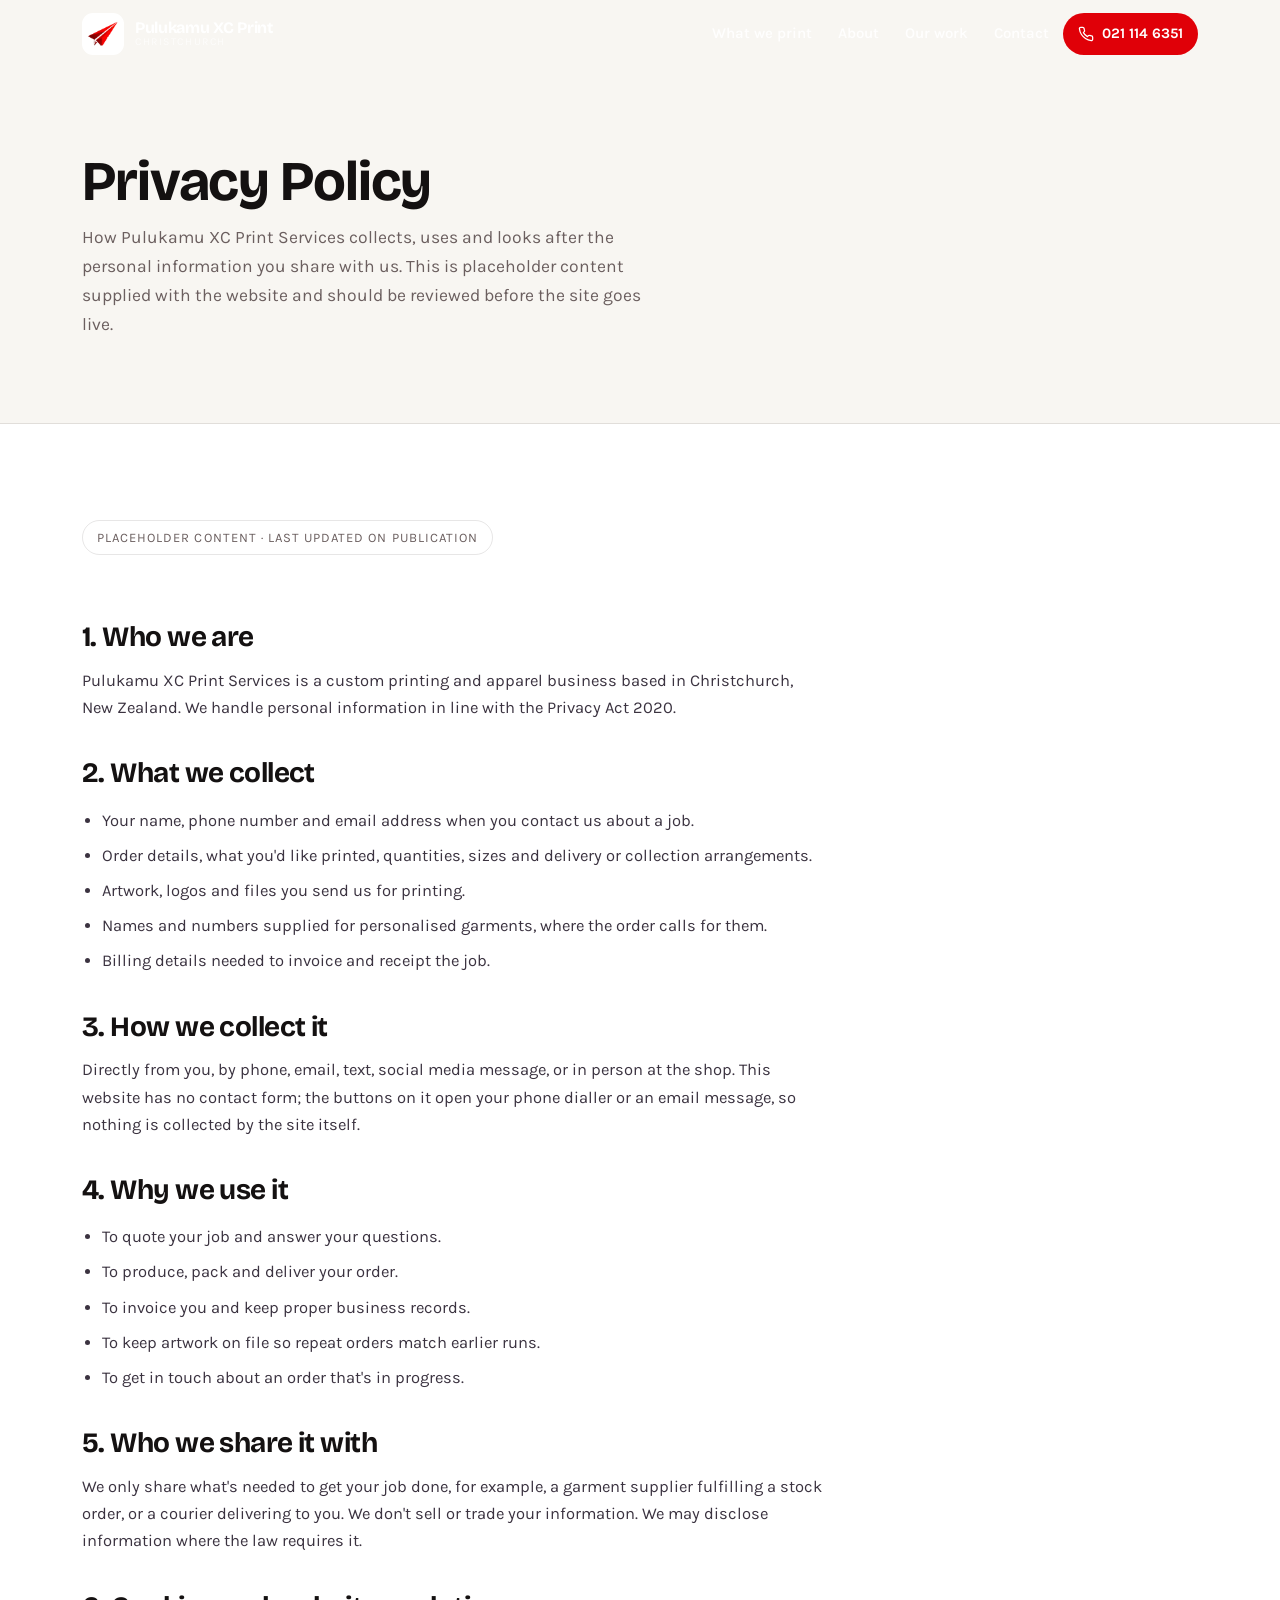
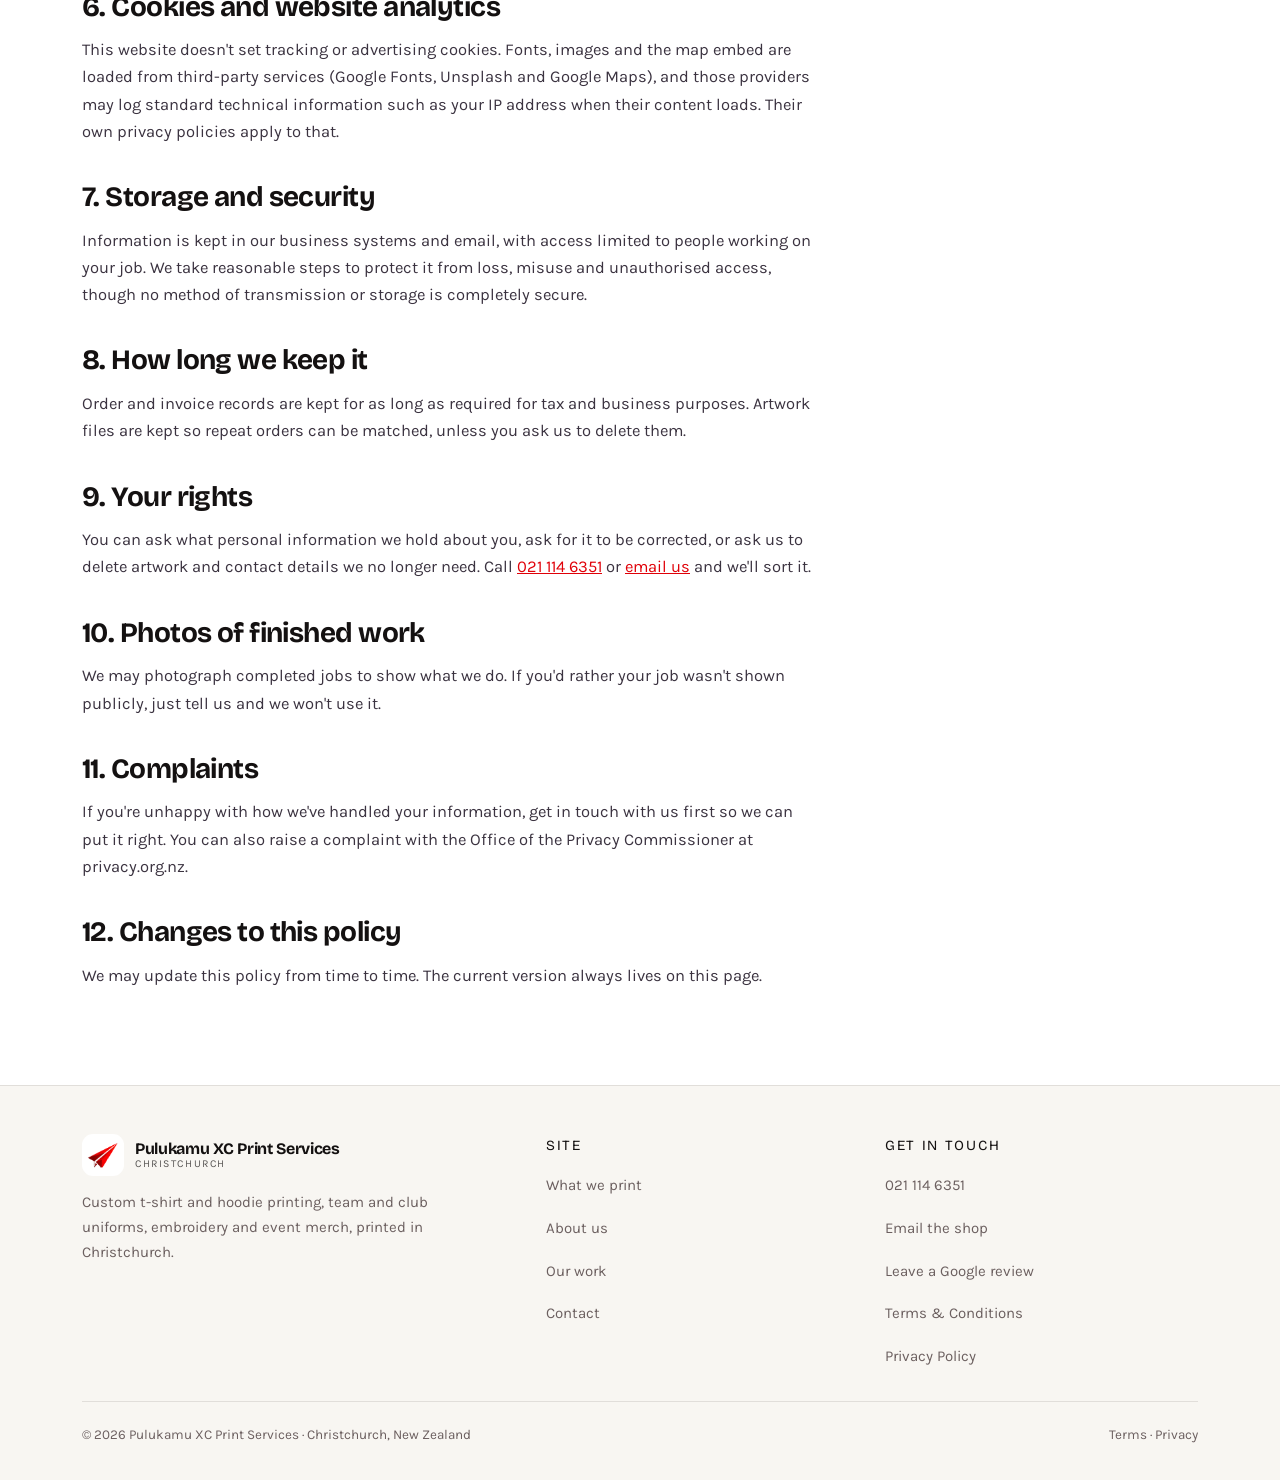
<file: privacy.html>
<!DOCTYPE html>
<html lang="en-NZ">
<head>
<meta charset="utf-8">
<meta name="viewport" content="width=device-width, initial-scale=1">
<title>Privacy Policy | Pulukamu XC Print Services, Christchurch</title>
<meta name="description" content="How Pulukamu XC Print Services in Christchurch collects, uses and looks after your personal information.">
<meta name="theme-color" content="#171219">
<meta name="robots" content="noindex">
<link rel="icon" type="image/png" href="img/favicon.png">
<link rel="apple-touch-icon" href="img/favicon.png">
<link rel="preconnect" href="https://fonts.googleapis.com">
<link rel="preconnect" href="https://fonts.gstatic.com" crossorigin>
<link href="https://fonts.googleapis.com/css2?family=Bricolage+Grotesque:opsz,wght@12..96,600;12..96,700;12..96,800&family=Karla:wght@400;500;600;700&display=swap" rel="stylesheet">
<link rel="stylesheet" href="styles.css">
<noscript><style>#intro{display:none}.reveal{opacity:1!important;transform:none!important}</style></noscript>
</head>
<body>

<div id="intro" aria-hidden="true">
  <div class="intro__mark">
    <img class="intro__logo" src="img/logo.png" alt="Pulukamu XC Print Services" width="1400" height="735">
  </div>
  <div class="intro__bar"></div>
</div>

<header class="nav">
  <div class="nav__inner">
    <a class="brand" href="index.html">
      <span class="brand__mark"><img src="img/logo-mark.png" alt="" width="400" height="370"></span>
      <span class="brand__txt">
        <span class="brand__name">Pulukamu XC Print</span>
        <span class="brand__sub">Christchurch</span>
      </span>
    </a>
    <span class="nav__spacer"></span>
    <nav class="nav__links" aria-label="Main">
      <a href="index.html#services">What we print</a>
      <a href="index.html#about">About</a>
      <a href="index.html#work">Our work</a>
      <a href="index.html#contact">Contact</a>
    </nav>
    <a class="nav__call" href="tel:+6421146351" aria-label="Call Pulukamu XC Print Services on 021 114 6351">
      <svg viewBox="0 0 24 24" fill="none" stroke="currentColor" stroke-width="1.9" stroke-linecap="round" stroke-linejoin="round" aria-hidden="true"><path d="M22 16.9v3a2 2 0 0 1-2.2 2 19.8 19.8 0 0 1-8.6-3.1 19.5 19.5 0 0 1-6-6A19.8 19.8 0 0 1 2.1 4.2 2 2 0 0 1 4.1 2h3a2 2 0 0 1 2 1.7c.1 1 .4 1.9.7 2.8a2 2 0 0 1-.5 2.1L8.1 9.9a16 16 0 0 0 6 6l1.3-1.3a2 2 0 0 1 2.1-.4c.9.3 1.8.6 2.8.7a2 2 0 0 1 1.7 2z"/></svg>
      <span>021 114 6351</span>
    </a>
    <button class="burger" type="button" aria-label="Open menu" aria-expanded="false" aria-controls="mobile-menu">
      <svg class="icon-open" viewBox="0 0 24 24" fill="none" stroke="currentColor" stroke-width="2" stroke-linecap="round" aria-hidden="true"><path d="M3 6h18M3 12h18M3 18h18"/></svg>
      <svg class="icon-close" viewBox="0 0 24 24" fill="none" stroke="currentColor" stroke-width="2" stroke-linecap="round" aria-hidden="true"><path d="M18 6 6 18M6 6l12 12"/></svg>
    </button>
  </div>
</header>

<div class="mobile-menu" id="mobile-menu">
  <a class="mm-link" href="index.html#services">What we print</a>
  <a class="mm-link" href="index.html#about">About</a>
  <a class="mm-link" href="index.html#work">Our work</a>
  <a class="mm-link" href="index.html#contact">Contact</a>
  <a class="btn btn--accent btn--block" href="tel:+6421146351">Call 021 114 6351</a>
</div>

<main>
  <section class="page-head">
    <div class="wrap">
      <h1>Privacy Policy</h1>
      <p>How Pulukamu XC Print Services collects, uses and looks after the personal information you share with us. This is placeholder content supplied with the website and should be reviewed before the site goes live.</p>
    </div>
  </section>

  <section class="section section--paper">
    <div class="wrap">
      <div class="prose">
        <span class="updated">Placeholder content &middot; last updated on publication</span>

        <h2>1. Who we are</h2>
        <p>Pulukamu XC Print Services is a custom printing and apparel business based in Christchurch, New Zealand. We handle personal information in line with the Privacy Act 2020.</p>

        <h2>2. What we collect</h2>
        <ul>
          <li>Your name, phone number and email address when you contact us about a job.</li>
          <li>Order details, what you'd like printed, quantities, sizes and delivery or collection arrangements.</li>
          <li>Artwork, logos and files you send us for printing.</li>
          <li>Names and numbers supplied for personalised garments, where the order calls for them.</li>
          <li>Billing details needed to invoice and receipt the job.</li>
        </ul>

        <h2>3. How we collect it</h2>
        <p>Directly from you, by phone, email, text, social media message, or in person at the shop. This website has no contact form; the buttons on it open your phone dialler or an email message, so nothing is collected by the site itself.</p>

        <h2>4. Why we use it</h2>
        <ul>
          <li>To quote your job and answer your questions.</li>
          <li>To produce, pack and deliver your order.</li>
          <li>To invoice you and keep proper business records.</li>
          <li>To keep artwork on file so repeat orders match earlier runs.</li>
          <li>To get in touch about an order that's in progress.</li>
        </ul>

        <h2>5. Who we share it with</h2>
        <p>We only share what's needed to get your job done, for example, a garment supplier fulfilling a stock order, or a courier delivering to you. We don't sell or trade your information. We may disclose information where the law requires it.</p>

        <h2>6. Cookies and website analytics</h2>
        <p>This website doesn't set tracking or advertising cookies. Fonts, images and the map embed are loaded from third-party services (Google Fonts, Unsplash and Google Maps), and those providers may log standard technical information such as your IP address when their content loads. Their own privacy policies apply to that.</p>

        <h2>7. Storage and security</h2>
        <p>Information is kept in our business systems and email, with access limited to people working on your job. We take reasonable steps to protect it from loss, misuse and unauthorised access, though no method of transmission or storage is completely secure.</p>

        <h2>8. How long we keep it</h2>
        <p>Order and invoice records are kept for as long as required for tax and business purposes. Artwork files are kept so repeat orders can be matched, unless you ask us to delete them.</p>

        <h2>9. Your rights</h2>
        <p>You can ask what personal information we hold about you, ask for it to be corrected, or ask us to delete artwork and contact details we no longer need. Call <a href="tel:+6421146351">021 114 6351</a> or <a href="#" data-gmail data-user="PulukamuXCPrintServices" data-domain="gmail.com" data-su="Privacy%20request" data-body="Hi%20Tevita%2C%0A%0A">email us</a> and we'll sort it.</p>

        <h2>10. Photos of finished work</h2>
        <p>We may photograph completed jobs to show what we do. If you'd rather your job wasn't shown publicly, just tell us and we won't use it.</p>

        <h2>11. Complaints</h2>
        <p>If you're unhappy with how we've handled your information, get in touch with us first so we can put it right. You can also raise a complaint with the Office of the Privacy Commissioner at privacy.org.nz.</p>

        <h2>12. Changes to this policy</h2>
        <p>We may update this policy from time to time. The current version always lives on this page.</p>
      </div>
    </div>
  </section>
</main>

<footer class="footer">
  <div class="wrap">
    <div class="footer__top">
      <div>
        <a class="brand" href="index.html">
          <span class="brand__mark"><img src="img/logo-mark.png" alt="" width="400" height="370"></span>
          <span class="brand__txt">
            <span class="brand__name">Pulukamu XC Print Services</span>
            <span class="brand__sub">Christchurch</span>
          </span>
        </a>
        <p class="footer__blurb">Custom t-shirt and hoodie printing, team and club uniforms, embroidery and event merch, printed in Christchurch.</p>
      </div>
      <div>
        <div class="footer__ttl">Site</div>
        <div class="footer__links">
          <a href="index.html#services">What we print</a>
          <a href="index.html#about">About us</a>
          <a href="index.html#work">Our work</a>
          <a href="index.html#contact">Contact</a>
        </div>
      </div>
      <div>
        <div class="footer__ttl">Get in touch</div>
        <div class="footer__links">
          <a href="tel:+6421146351">021 114 6351</a>
          <a href="#" data-gmail data-user="PulukamuXCPrintServices" data-domain="gmail.com" data-su="Print%20job%20enquiry" data-body="Hi%20Tevita%2C%0A%0A">Email the shop</a>
          <a href="https://www.google.com/maps/search/?api=1&amp;query=Pulukamu%20XC%20Print%20Services%20Christchurch" target="_blank" rel="noopener">Leave a Google review</a>
          <a href="terms.html">Terms &amp; Conditions</a>
          <a href="privacy.html">Privacy Policy</a>
        </div>
      </div>
    </div>
    <div class="footer__bottom">
      <span>&copy; <span data-year>2026</span> Pulukamu XC Print Services &middot; Christchurch, New Zealand</span>
      <span><a href="terms.html">Terms</a> &middot; <a href="privacy.html">Privacy</a></span>
    </div>
  </div>
</footer>

<script src="script.js"></script>
</body>
</html>
</file>
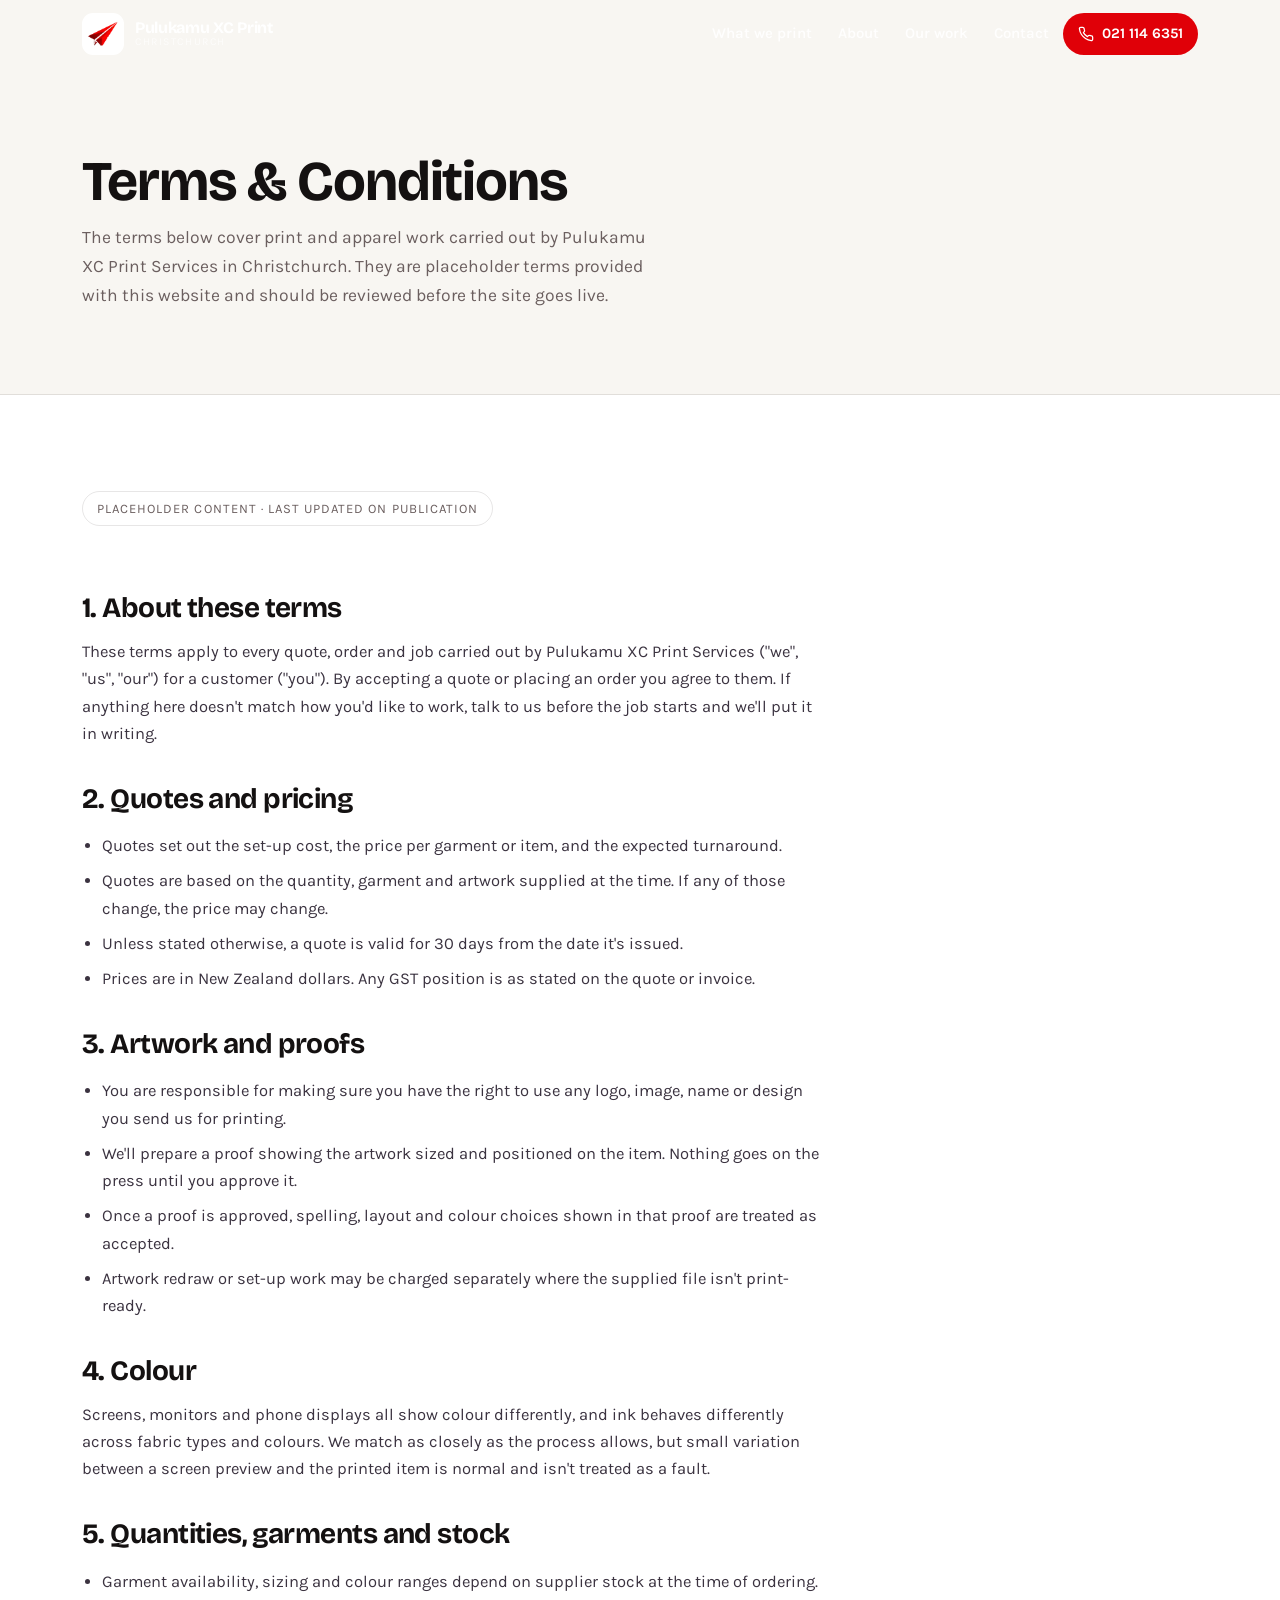
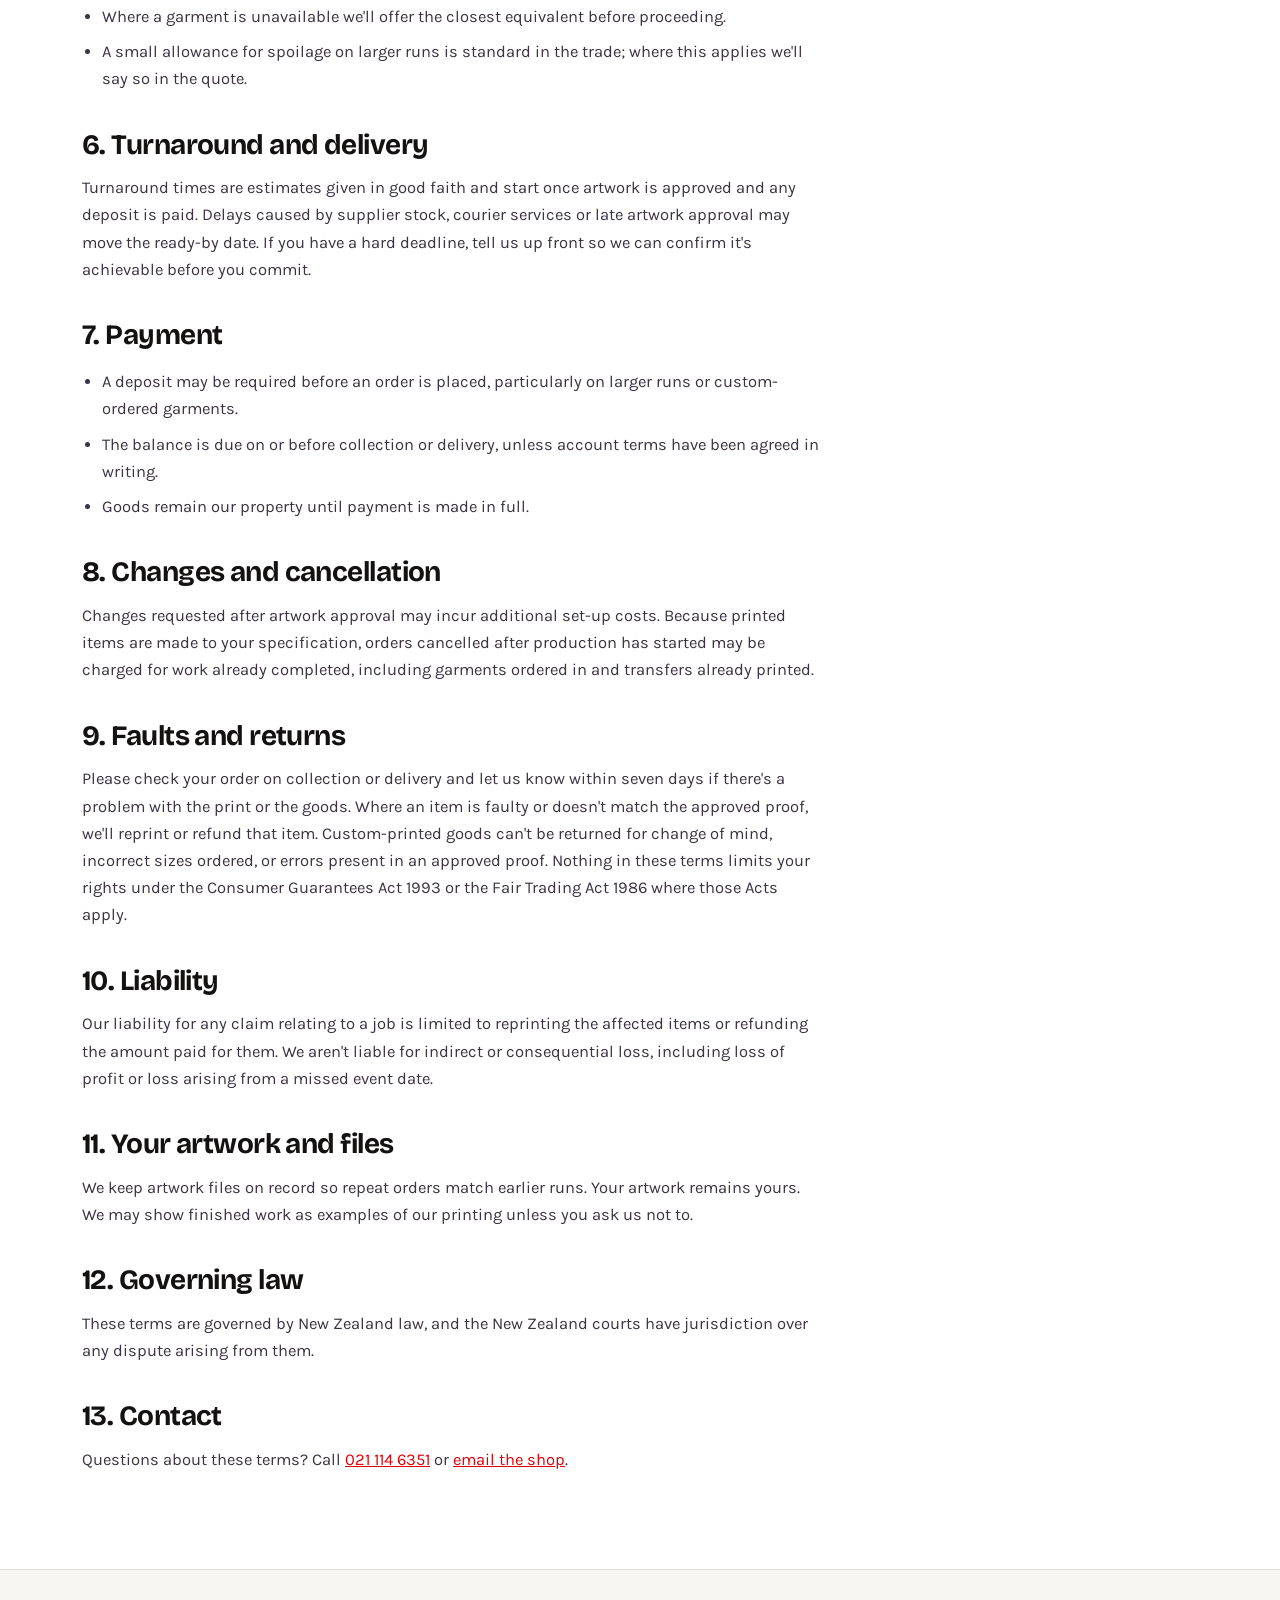
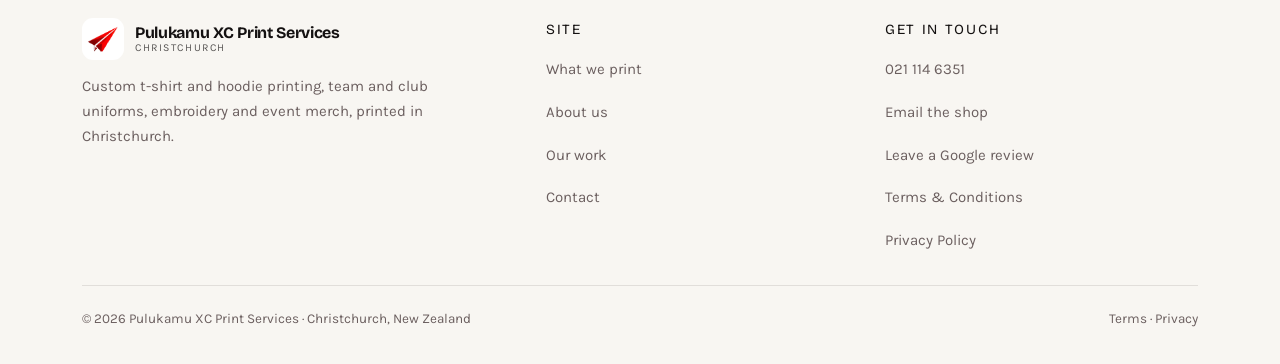
<file: terms.html>
<!DOCTYPE html>
<html lang="en-NZ">
<head>
<meta charset="utf-8">
<meta name="viewport" content="width=device-width, initial-scale=1">
<title>Terms &amp; Conditions | Pulukamu XC Print Services, Christchurch</title>
<meta name="description" content="Terms and conditions for print and apparel work carried out by Pulukamu XC Print Services, Christchurch.">
<meta name="theme-color" content="#171219">
<meta name="robots" content="noindex">
<link rel="icon" type="image/png" href="img/favicon.png">
<link rel="apple-touch-icon" href="img/favicon.png">
<link rel="preconnect" href="https://fonts.googleapis.com">
<link rel="preconnect" href="https://fonts.gstatic.com" crossorigin>
<link href="https://fonts.googleapis.com/css2?family=Bricolage+Grotesque:opsz,wght@12..96,600;12..96,700;12..96,800&family=Karla:wght@400;500;600;700&display=swap" rel="stylesheet">
<link rel="stylesheet" href="styles.css">
<noscript><style>#intro{display:none}.reveal{opacity:1!important;transform:none!important}</style></noscript>
</head>
<body>

<div id="intro" aria-hidden="true">
  <div class="intro__mark">
    <img class="intro__logo" src="img/logo.png" alt="Pulukamu XC Print Services" width="1400" height="735">
  </div>
  <div class="intro__bar"></div>
</div>

<header class="nav">
  <div class="nav__inner">
    <a class="brand" href="index.html">
      <span class="brand__mark"><img src="img/logo-mark.png" alt="" width="400" height="370"></span>
      <span class="brand__txt">
        <span class="brand__name">Pulukamu XC Print</span>
        <span class="brand__sub">Christchurch</span>
      </span>
    </a>
    <span class="nav__spacer"></span>
    <nav class="nav__links" aria-label="Main">
      <a href="index.html#services">What we print</a>
      <a href="index.html#about">About</a>
      <a href="index.html#work">Our work</a>
      <a href="index.html#contact">Contact</a>
    </nav>
    <a class="nav__call" href="tel:+6421146351" aria-label="Call Pulukamu XC Print Services on 021 114 6351">
      <svg viewBox="0 0 24 24" fill="none" stroke="currentColor" stroke-width="1.9" stroke-linecap="round" stroke-linejoin="round" aria-hidden="true"><path d="M22 16.9v3a2 2 0 0 1-2.2 2 19.8 19.8 0 0 1-8.6-3.1 19.5 19.5 0 0 1-6-6A19.8 19.8 0 0 1 2.1 4.2 2 2 0 0 1 4.1 2h3a2 2 0 0 1 2 1.7c.1 1 .4 1.9.7 2.8a2 2 0 0 1-.5 2.1L8.1 9.9a16 16 0 0 0 6 6l1.3-1.3a2 2 0 0 1 2.1-.4c.9.3 1.8.6 2.8.7a2 2 0 0 1 1.7 2z"/></svg>
      <span>021 114 6351</span>
    </a>
    <button class="burger" type="button" aria-label="Open menu" aria-expanded="false" aria-controls="mobile-menu">
      <svg class="icon-open" viewBox="0 0 24 24" fill="none" stroke="currentColor" stroke-width="2" stroke-linecap="round" aria-hidden="true"><path d="M3 6h18M3 12h18M3 18h18"/></svg>
      <svg class="icon-close" viewBox="0 0 24 24" fill="none" stroke="currentColor" stroke-width="2" stroke-linecap="round" aria-hidden="true"><path d="M18 6 6 18M6 6l12 12"/></svg>
    </button>
  </div>
</header>

<div class="mobile-menu" id="mobile-menu">
  <a class="mm-link" href="index.html#services">What we print</a>
  <a class="mm-link" href="index.html#about">About</a>
  <a class="mm-link" href="index.html#work">Our work</a>
  <a class="mm-link" href="index.html#contact">Contact</a>
  <a class="btn btn--accent btn--block" href="tel:+6421146351">Call 021 114 6351</a>
</div>

<main>
  <section class="page-head">
    <div class="wrap">
      <h1>Terms &amp; Conditions</h1>
      <p>The terms below cover print and apparel work carried out by Pulukamu XC Print Services in Christchurch. They are placeholder terms provided with this website and should be reviewed before the site goes live.</p>
    </div>
  </section>

  <section class="section section--paper">
    <div class="wrap">
      <div class="prose">
        <span class="updated">Placeholder content &middot; last updated on publication</span>

        <h2>1. About these terms</h2>
        <p>These terms apply to every quote, order and job carried out by Pulukamu XC Print Services ("we", "us", "our") for a customer ("you"). By accepting a quote or placing an order you agree to them. If anything here doesn't match how you'd like to work, talk to us before the job starts and we'll put it in writing.</p>

        <h2>2. Quotes and pricing</h2>
        <ul>
          <li>Quotes set out the set-up cost, the price per garment or item, and the expected turnaround.</li>
          <li>Quotes are based on the quantity, garment and artwork supplied at the time. If any of those change, the price may change.</li>
          <li>Unless stated otherwise, a quote is valid for 30 days from the date it's issued.</li>
          <li>Prices are in New Zealand dollars. Any GST position is as stated on the quote or invoice.</li>
        </ul>

        <h2>3. Artwork and proofs</h2>
        <ul>
          <li>You are responsible for making sure you have the right to use any logo, image, name or design you send us for printing.</li>
          <li>We'll prepare a proof showing the artwork sized and positioned on the item. Nothing goes on the press until you approve it.</li>
          <li>Once a proof is approved, spelling, layout and colour choices shown in that proof are treated as accepted.</li>
          <li>Artwork redraw or set-up work may be charged separately where the supplied file isn't print-ready.</li>
        </ul>

        <h2>4. Colour</h2>
        <p>Screens, monitors and phone displays all show colour differently, and ink behaves differently across fabric types and colours. We match as closely as the process allows, but small variation between a screen preview and the printed item is normal and isn't treated as a fault.</p>

        <h2>5. Quantities, garments and stock</h2>
        <ul>
          <li>Garment availability, sizing and colour ranges depend on supplier stock at the time of ordering.</li>
          <li>Where a garment is unavailable we'll offer the closest equivalent before proceeding.</li>
          <li>A small allowance for spoilage on larger runs is standard in the trade; where this applies we'll say so in the quote.</li>
        </ul>

        <h2>6. Turnaround and delivery</h2>
        <p>Turnaround times are estimates given in good faith and start once artwork is approved and any deposit is paid. Delays caused by supplier stock, courier services or late artwork approval may move the ready-by date. If you have a hard deadline, tell us up front so we can confirm it's achievable before you commit.</p>

        <h2>7. Payment</h2>
        <ul>
          <li>A deposit may be required before an order is placed, particularly on larger runs or custom-ordered garments.</li>
          <li>The balance is due on or before collection or delivery, unless account terms have been agreed in writing.</li>
          <li>Goods remain our property until payment is made in full.</li>
        </ul>

        <h2>8. Changes and cancellation</h2>
        <p>Changes requested after artwork approval may incur additional set-up costs. Because printed items are made to your specification, orders cancelled after production has started may be charged for work already completed, including garments ordered in and transfers already printed.</p>

        <h2>9. Faults and returns</h2>
        <p>Please check your order on collection or delivery and let us know within seven days if there's a problem with the print or the goods. Where an item is faulty or doesn't match the approved proof, we'll reprint or refund that item. Custom-printed goods can't be returned for change of mind, incorrect sizes ordered, or errors present in an approved proof. Nothing in these terms limits your rights under the Consumer Guarantees Act 1993 or the Fair Trading Act 1986 where those Acts apply.</p>

        <h2>10. Liability</h2>
        <p>Our liability for any claim relating to a job is limited to reprinting the affected items or refunding the amount paid for them. We aren't liable for indirect or consequential loss, including loss of profit or loss arising from a missed event date.</p>

        <h2>11. Your artwork and files</h2>
        <p>We keep artwork files on record so repeat orders match earlier runs. Your artwork remains yours. We may show finished work as examples of our printing unless you ask us not to.</p>

        <h2>12. Governing law</h2>
        <p>These terms are governed by New Zealand law, and the New Zealand courts have jurisdiction over any dispute arising from them.</p>

        <h2>13. Contact</h2>
        <p>Questions about these terms? Call <a href="tel:+6421146351">021 114 6351</a> or <a href="#" data-gmail data-user="PulukamuXCPrintServices" data-domain="gmail.com" data-su="Question%20about%20your%20terms" data-body="Hi%20Tevita%2C%0A%0A">email the shop</a>.</p>
      </div>
    </div>
  </section>
</main>

<footer class="footer">
  <div class="wrap">
    <div class="footer__top">
      <div>
        <a class="brand" href="index.html">
          <span class="brand__mark"><img src="img/logo-mark.png" alt="" width="400" height="370"></span>
          <span class="brand__txt">
            <span class="brand__name">Pulukamu XC Print Services</span>
            <span class="brand__sub">Christchurch</span>
          </span>
        </a>
        <p class="footer__blurb">Custom t-shirt and hoodie printing, team and club uniforms, embroidery and event merch, printed in Christchurch.</p>
      </div>
      <div>
        <div class="footer__ttl">Site</div>
        <div class="footer__links">
          <a href="index.html#services">What we print</a>
          <a href="index.html#about">About us</a>
          <a href="index.html#work">Our work</a>
          <a href="index.html#contact">Contact</a>
        </div>
      </div>
      <div>
        <div class="footer__ttl">Get in touch</div>
        <div class="footer__links">
          <a href="tel:+6421146351">021 114 6351</a>
          <a href="#" data-gmail data-user="PulukamuXCPrintServices" data-domain="gmail.com" data-su="Print%20job%20enquiry" data-body="Hi%20Tevita%2C%0A%0A">Email the shop</a>
          <a href="https://www.google.com/maps/search/?api=1&amp;query=Pulukamu%20XC%20Print%20Services%20Christchurch" target="_blank" rel="noopener">Leave a Google review</a>
          <a href="terms.html">Terms &amp; Conditions</a>
          <a href="privacy.html">Privacy Policy</a>
        </div>
      </div>
    </div>
    <div class="footer__bottom">
      <span>&copy; <span data-year>2026</span> Pulukamu XC Print Services &middot; Christchurch, New Zealand</span>
      <span><a href="terms.html">Terms</a> &middot; <a href="privacy.html">Privacy</a></span>
    </div>
  </div>
</footer>

<script src="script.js"></script>
</body>
</html>
</file>
<file: styles.css>
/* ==========================================================================
   Pulukamu XC Print Services — Christchurch
   Archetype: Fresh  ·  Fonts: Bricolage Grotesque + Karla  ·  Accent: signal red
   ========================================================================== */

:root {
  --ink:        #141111;
  --ink-2:      #221D1D;
  --ink-3:      #322B2B;
  --bone:       #F8F6F2;
  --paper:      #FFFFFF;
  --accent:     #E00008;
  --accent-dk:  #AE0006;
  --accent-soft:rgba(224, 0, 8, 0.09);
  --muted:      #6B5F5F;
  --muted-on-dk:rgba(255, 255, 255, 0.68);
  --line:       rgba(20, 17, 17, 0.10);
  --line-dk:    rgba(255, 255, 255, 0.14);
  --radius:     18px;
  --radius-sm:  12px;
  --radius-lg:  26px;
  --shadow:     0 1px 2px rgba(20,17,17,.04), 0 12px 32px -18px rgba(20,17,17,.28);
  --shadow-lg:  0 2px 4px rgba(20,17,17,.05), 0 34px 64px -30px rgba(20,17,17,.42);
  --maxw:       1180px;
  --nav-h:      68px;
  --ease:       cubic-bezier(.2,.7,.25,1);
}

*, *::before, *::after { box-sizing: border-box; }

html {
  scroll-behavior: smooth;
  scroll-padding-top: calc(var(--nav-h) + 12px);
  -webkit-text-size-adjust: 100%;
}

body {
  margin: 0;
  background: var(--paper);
  color: var(--ink);
  font-family: "Karla", "Helvetica Neue", Arial, sans-serif;
  font-size: 17px;
  line-height: 1.65;
  overflow-x: hidden;
  -webkit-font-smoothing: antialiased;
}

img {
  max-width: 100%;
  display: block;
  image-orientation: from-image;
}

a { color: inherit; }

h1, h2, h3, h4 {
  font-family: "Bricolage Grotesque", "Bricolage Grotesque Fallback", Georgia, serif;
  font-weight: 700;
  line-height: 1.06;
  letter-spacing: -0.02em;
  margin: 0 0 .5em;
  text-wrap: balance;
}

p { margin: 0 0 1.1em; }
p:last-child { margin-bottom: 0; }

.wrap {
  width: 100%;
  max-width: var(--maxw);
  margin-inline: auto;
  padding-inline: 20px;
}

.section { padding: 68px 0; }
.section--bone  { background: var(--bone); }
.section--paper { background: var(--paper); }
.section--ink   { background: var(--paper); color: var(--ink); border-top: 1px solid var(--line); }

.eyebrow {
  display: inline-flex;
  align-items: center;
  gap: 8px;
  font-size: 12.5px;
  font-weight: 700;
  letter-spacing: .16em;
  text-transform: uppercase;
  color: var(--accent);
  margin-bottom: 14px;
}
.eyebrow::before {
  content: "";
  width: 22px;
  height: 2px;
  background: var(--accent);
  border-radius: 2px;
}
.section--ink .eyebrow { color: var(--accent); }
.section--ink .eyebrow::before { background: var(--accent); }

.h-sec { font-size: clamp(29px, 6.6vw, 45px); }
.lede {
  font-size: 17px;
  color: var(--muted);
  max-width: 60ch;
}
.section--ink .lede { color: var(--muted); }

/* ---------- Buttons ---------- */
.btn {
  display: inline-flex;
  align-items: center;
  justify-content: center;
  gap: 10px;
  min-height: 50px;
  padding: 13px 22px;
  border-radius: 999px;
  font-family: "Karla", sans-serif;
  font-size: 16px;
  font-weight: 700;
  letter-spacing: .01em;
  text-decoration: none;
  border: 1.5px solid transparent;
  cursor: pointer;
  transition: transform .25s var(--ease), background-color .25s var(--ease),
              border-color .25s var(--ease), color .25s var(--ease), box-shadow .25s var(--ease);
}
.btn svg { width: 19px; height: 19px; flex: none; }
.btn:hover { transform: translateY(-2px); }

.btn--accent { background: var(--accent); color: #fff; box-shadow: 0 14px 30px -14px rgba(224,0,8,.75); }
.btn--accent:hover { background: var(--accent-dk); }

.btn--ink { background: var(--ink); color: #fff; }
.btn--ink:hover { background: var(--ink-2); }

.btn--ghost { background: transparent; border-color: var(--line); color: var(--ink); }
.btn--ghost:hover { border-color: var(--ink); background: rgba(20,17,17,.04); }

.btn--glass {
  background: rgba(255,255,255,.10);
  border-color: rgba(255,255,255,.42);
  color: #fff;
  backdrop-filter: blur(9px);
  -webkit-backdrop-filter: blur(9px);
}
.btn--glass:hover { background: rgba(255,255,255,.2); }

.btn--white { background: #fff; color: var(--ink); }
.btn--white:hover { background: #fff; box-shadow: 0 16px 32px -16px rgba(0,0,0,.6); }

.btn--lg { min-height: 58px; font-size: 17px; padding: 16px 26px; }
.btn--block { width: 100%; }

/* ---------- Nav ---------- */
.nav {
  position: fixed;
  inset: 0 0 auto 0;
  z-index: 60;
  height: var(--nav-h);
  display: flex;
  align-items: center;
  background: rgba(20,17,17,0);
  transition: background-color .35s var(--ease), box-shadow .35s var(--ease), border-color .35s var(--ease);
  border-bottom: 1px solid transparent;
}
.nav.is-solid {
  background: rgba(255,255,255,.94);
  backdrop-filter: blur(14px);
  -webkit-backdrop-filter: blur(14px);
  border-bottom-color: var(--line);
  box-shadow: 0 10px 30px -24px rgba(20,17,17,.9);
}
.nav__inner {
  width: 100%;
  max-width: var(--maxw);
  margin-inline: auto;
  padding-inline: 20px;
  display: flex;
  align-items: center;
  gap: 14px;
}
.brand {
  display: flex;
  align-items: center;
  gap: 11px;
  text-decoration: none;
  color: #fff;
  transition: color .35s var(--ease);
  min-width: 0;
}
.nav.is-solid .brand { color: var(--ink); }
.brand__mark {
  width: 42px;
  height: 42px;
  flex: none;
  border-radius: 11px;
  background: #fff;
  display: grid;
  place-items: center;
  padding: 4px;
}
.brand__mark img { width: 100%; height: 100%; object-fit: contain; display: block; }
.brand__txt { display: flex; flex-direction: column; line-height: 1.05; min-width: 0; }
.brand__name {
  font-family: "Bricolage Grotesque", serif;
  font-weight: 700;
  font-size: 16px;
  letter-spacing: -.02em;
  white-space: nowrap;
  overflow: hidden;
  text-overflow: ellipsis;
}
.brand__sub {
  font-size: 10.5px;
  letter-spacing: .15em;
  text-transform: uppercase;
  opacity: .7;
  white-space: nowrap;
}
.nav__spacer { flex: 1; }
.nav__links { display: none; }
.nav__call {
  display: inline-flex;
  align-items: center;
  gap: 8px;
  min-height: 42px;
  padding: 8px 15px;
  border-radius: 999px;
  background: var(--accent);
  color: #fff;
  font-weight: 700;
  font-size: 14.5px;
  text-decoration: none;
  white-space: nowrap;
  transition: background-color .25s var(--ease), transform .25s var(--ease);
}
.nav__call:hover { background: var(--accent-dk); transform: translateY(-1px); }
.nav__call svg { width: 16px; height: 16px; }
.nav__call span { display: none; }

.burger {
  width: 44px;
  height: 44px;
  flex: none;
  display: grid;
  place-items: center;
  border: 1px solid rgba(255,255,255,.35);
  border-radius: 12px;
  background: rgba(255,255,255,.08);
  color: #fff;
  cursor: pointer;
  transition: border-color .3s var(--ease), color .3s var(--ease), background-color .3s var(--ease);
}
.nav.is-solid .burger { color: var(--ink); border-color: var(--line); background: transparent; }
.burger svg { width: 20px; height: 20px; }
.burger .icon-close { display: none; }
.burger.is-open .icon-open { display: none; }
.burger.is-open .icon-close { display: block; }

.mobile-menu {
  position: fixed;
  top: var(--nav-h);
  left: 0;
  right: 0;
  z-index: 55;
  background: var(--paper);
  border-bottom: 1px solid var(--line);
  box-shadow: var(--shadow-lg);
  padding: 10px 20px 22px;
  display: none;
}
.mobile-menu.is-open { display: block; animation: menuIn .3s var(--ease) both; }
@keyframes menuIn { from { opacity: 0; transform: translateY(-10px); } to { opacity: 1; transform: none; } }
.mobile-menu a.mm-link {
  display: block;
  padding: 14px 4px;
  font-family: "Bricolage Grotesque", serif;
  font-weight: 600;
  font-size: 19px;
  text-decoration: none;
  border-bottom: 1px solid var(--line);
}
.mobile-menu .btn { margin-top: 18px; }

/* ---------- Hero ---------- */
.hero {
  position: relative;
  min-height: 100svh;
  background: var(--ink);
  display: flex;
  align-items: flex-end;
  overflow: hidden;
  padding: calc(var(--nav-h) + 42px) 0 46px;
}
.hero__slides { position: absolute; inset: 0; }
.hero__slide {
  position: absolute;
  inset: 0;
  opacity: 0;
  transition: opacity 1.6s var(--ease);
  will-change: opacity;
}
.hero__slide.is-active { opacity: 1; }
.hero__slide img {
  width: 100%;
  height: 100%;
  object-fit: cover;
  filter: saturate(.92) contrast(1.06);
  transform: scale(1.05);
}
.hero__scrim {
  position: absolute;
  inset: 0;
  background:
    linear-gradient(180deg, rgba(20,17,17,.72) 0%, rgba(20,17,17,.42) 34%, rgba(20,17,17,.82) 100%),
    linear-gradient(90deg, rgba(20,17,17,.55) 0%, rgba(20,17,17,.15) 70%);
}
.hero__inner { position: relative; z-index: 2; width: 100%; }
.hero__eyebrow {
  display: inline-flex;
  align-items: center;
  gap: 9px;
  font-size: 11.5px;
  font-weight: 700;
  letter-spacing: .18em;
  text-transform: uppercase;
  color: #fff;
  background: rgba(255,255,255,.12);
  border: 1px solid rgba(255,255,255,.26);
  backdrop-filter: blur(8px);
  -webkit-backdrop-filter: blur(8px);
  padding: 8px 14px;
  border-radius: 999px;
  margin-bottom: 20px;
}
.hero__eyebrow i {
  width: 7px; height: 7px; border-radius: 50%;
  background: var(--accent); flex: none;
  box-shadow: 0 0 0 4px rgba(224,0,8,.28);
}
.hero h1 {
  color: #fff;
  font-size: clamp(35px, 9.2vw, 74px);
  max-width: 15ch;
  margin-bottom: 18px;
}
.hero h1 em { font-style: normal; color: #FF6259; }
.hero__sub {
  color: rgba(255,255,255,.86);
  font-size: 17px;
  max-width: 52ch;
  margin-bottom: 26px;
}
.hero__cta { display: flex; flex-wrap: wrap; gap: 12px; }
.hero__cta .btn { flex: 1 1 220px; }

.rating {
  margin-top: 26px;
  display: inline-flex;
  align-items: center;
  gap: 14px;
  padding: 13px 18px;
  border-radius: var(--radius);
  background: rgba(255,255,255,.11);
  border: 1px solid rgba(255,255,255,.26);
  backdrop-filter: blur(12px);
  -webkit-backdrop-filter: blur(12px);
  max-width: 100%;
}
.rating__stars { display: flex; gap: 2px; color: #FFC53D; flex: none; }
.rating__stars svg { width: 16px; height: 16px; }
.rating__txt { color: #fff; font-size: 13.5px; line-height: 1.4; min-width: 0; max-width: 46ch; transition: opacity .45s ease; }
.rating__txt.is-fading { opacity: 0; }
.rating__quote { display: block; }
.rating__who { display: block; color: rgba(255,255,255,.66); font-size: 12px; margin-top: 2px; }

.hero__scroll {
  position: absolute;
  right: 20px;
  bottom: 46px;
  z-index: 2;
  display: none;
  writing-mode: vertical-rl;
  color: rgba(255,255,255,.6);
  font-size: 11px;
  letter-spacing: .22em;
  text-transform: uppercase;
  text-decoration: none;
}

/* ---------- Section head ---------- */
.sec-head { margin-bottom: 34px; max-width: 62ch; }

/* ---------- Services ---------- */
.cards { display: grid; gap: 18px; }
.card {
  background: var(--paper);
  border: 1px solid var(--line);
  border-radius: var(--radius-lg);
  overflow: hidden;
  box-shadow: var(--shadow);
  transition: transform .35s var(--ease), box-shadow .35s var(--ease), border-color .35s var(--ease);
  display: flex;
  flex-direction: column;
}
.card:hover { transform: translateY(-5px); box-shadow: var(--shadow-lg); border-color: rgba(224,0,8,.28); }
.card__media { position: relative; aspect-ratio: 3 / 2; overflow: hidden; background: var(--ink-2); }
.card__media img {
  width: 100%; height: 100%;
  object-fit: cover;
  filter: saturate(.92) contrast(1.06);
  transition: transform .7s var(--ease);
}
.card:hover .card__media img { transform: scale(1.06); }
.card__ico {
  position: absolute;
  left: 14px; bottom: 14px;
  width: 42px; height: 42px;
  border-radius: 12px;
  background: rgba(255,255,255,.94);
  color: var(--accent);
  display: grid; place-items: center;
  box-shadow: 0 8px 20px -10px rgba(0,0,0,.6);
}
.card__ico svg { width: 21px; height: 21px; }
.card__body { padding: 20px 20px 22px; flex: 1; }
.card__body h3 { font-size: 20px; margin-bottom: 8px; }
.card__body p { font-size: 15.5px; color: var(--muted); margin: 0; }

/* ---------- About ---------- */
.split { display: grid; gap: 30px; align-items: center; }
.figure { position: relative; }
.figure img {
  width: 100%;
  aspect-ratio: 4 / 3;
  object-fit: cover;
  border-radius: var(--radius-lg);
  filter: saturate(.92) contrast(1.06);
}
.figure__tag {
  position: absolute;
  left: 16px; bottom: 16px;
  background: var(--accent);
  color: #fff;
  font-size: 12.5px;
  font-weight: 700;
  letter-spacing: .1em;
  text-transform: uppercase;
  padding: 9px 15px;
  border-radius: 999px;
  box-shadow: 0 14px 28px -14px rgba(224,0,8,.9);
}
.checklist { list-style: none; margin: 22px 0 26px; padding: 0; display: grid; gap: 13px; }
.checklist li { display: flex; gap: 12px; align-items: flex-start; font-size: 16px; }
.checklist svg {
  width: 21px; height: 21px; flex: none; margin-top: 2px; color: var(--accent);
}

/* ---------- Gallery (one clean product lineup, scrolls when it must) ---------- */
.masonry {
  display: grid;
  grid-auto-flow: column;
  grid-auto-columns: minmax(180px, 1fr);
  gap: 14px;
  overflow-x: auto;
  overscroll-behavior-x: contain;
  scroll-snap-type: x proximity;
  padding-bottom: 10px;
  scrollbar-width: thin;
  scrollbar-color: var(--line) transparent;
}
.masonry::-webkit-scrollbar { height: 6px; }
.masonry::-webkit-scrollbar-track { background: transparent; }
.masonry::-webkit-scrollbar-thumb { background: var(--line); border-radius: 99px; }
.masonry img {
  width: 100%;
  height: auto;
  aspect-ratio: 3 / 4;
  object-fit: cover;
  object-position: center;
  display: block;
  scroll-snap-align: start;
  border-radius: var(--radius);
  background: var(--bone);
  filter: saturate(.92) contrast(1.06);
  transition: transform .5s var(--ease), filter .5s var(--ease);
}
.masonry img:hover { transform: translateY(-4px); filter: saturate(1) contrast(1.06); }

/* ---------- Crew ---------- */
.badge-note {
  display: inline-block;
  font-size: 12px;
  font-weight: 700;
  letter-spacing: .1em;
  text-transform: uppercase;
  color: var(--muted);
  background: rgba(20,17,17,.06);
  border: 1px solid var(--line);
  padding: 6px 12px;
  border-radius: 999px;
  margin-top: 14px;
}
.crew { display: grid; gap: 16px; }
.crew__card {
  background: var(--paper);
  border: 1px solid var(--line);
  border-radius: var(--radius-lg);
  padding: 26px 22px;
  text-align: center;
  box-shadow: var(--shadow);
  transition: transform .35s var(--ease), box-shadow .35s var(--ease);
}
.crew__card:hover { transform: translateY(-4px); box-shadow: var(--shadow-lg); }
.crew__avatar {
  width: 76px; height: 76px;
  margin: 0 auto 16px;
  border-radius: 50%;
  background: var(--ink);
  color: #fff;
  display: grid; place-items: center;
  font-family: "Bricolage Grotesque", serif;
  font-weight: 700;
  font-size: 24px;
  letter-spacing: -.02em;
  box-shadow: 0 0 0 3px var(--paper), 0 0 0 5px var(--accent);
}
.crew__card h3 { font-size: 19px; margin-bottom: 4px; }
.crew__role {
  font-size: 12px; font-weight: 700; letter-spacing: .12em; text-transform: uppercase;
  color: var(--accent); margin-bottom: 10px;
}
.crew__card p { font-size: 15px; color: var(--muted); margin: 0; }

/* ---------- Reviews ---------- */
.reviews { display: grid; gap: 16px; }
.review {
  background: var(--paper);
  border: 1px solid var(--line);
  border-radius: var(--radius-lg);
  padding: 24px 22px;
  box-shadow: var(--shadow);
  display: flex;
  flex-direction: column;
  gap: 12px;
}
.review__stars { display: flex; gap: 2px; color: #FFC53D; }
.review__stars svg { width: 17px; height: 17px; }
.review p { font-size: 16px; margin: 0; }
.review__who { display: flex; align-items: center; gap: 12px; margin-top: auto; padding-top: 6px; }
.review__ini {
  width: 42px; height: 42px; flex: none;
  border-radius: 50%;
  background: var(--accent-soft);
  color: var(--accent);
  display: grid; place-items: center;
  font-family: "Bricolage Grotesque", serif;
  font-weight: 700;
  font-size: 15px;
}
.review__who b { display: block; font-size: 15px; }
/* the suburb line only — scoped so it can't win over .review__ini above */
.review__who span span { display: block; font-size: 13px; color: var(--muted); }
.reviews__actions { margin-top: 26px; display: flex; flex-wrap: wrap; gap: 12px; }

/* ---------- Review banner ---------- */
.banner {
  background: var(--bone);
  color: var(--ink);
  border-block: 1px solid var(--line);
  padding: 54px 0;
  position: relative;
  overflow: hidden;
}
.banner::after {
  content: "";
  position: absolute;
  right: -120px; top: -120px;
  width: 320px; height: 320px;
  border-radius: 50%;
  background: radial-gradient(circle, rgba(224,0,8,.12), transparent 68%);
  pointer-events: none;
}
.banner__inner { position: relative; z-index: 1; display: grid; gap: 22px; align-items: center; }
.banner h2 { font-size: clamp(26px, 6vw, 38px); margin-bottom: 8px; }
.banner p { color: var(--muted); margin: 0; font-size: 16px; }

/* ---------- Contact ---------- */
.contact__grid { display: grid; gap: 30px; }
.info { list-style: none; margin: 26px 0 0; padding: 0; display: grid; gap: 16px; }
.info li { display: flex; gap: 14px; align-items: flex-start; }
.info__ico {
  width: 42px; height: 42px; flex: none;
  border-radius: 12px;
  background: var(--accent-soft);
  border: 1px solid var(--line);
  color: var(--accent);
  display: grid; place-items: center;
}
.info__ico svg { width: 20px; height: 20px; }
.info b { display: block; font-size: 12px; letter-spacing: .12em; text-transform: uppercase; color: var(--muted); font-weight: 700; }
.info a, .info span.info__val { font-size: 17px; text-decoration: none; color: var(--ink); word-break: break-word; }
.info a:hover { color: var(--accent); }

.socials { display: flex; gap: 10px; margin-top: 26px; flex-wrap: wrap; }
.social {
  width: 46px; height: 46px;
  display: grid; place-items: center;
  border-radius: 13px;
  border: 1px solid var(--line);
  background: rgba(20,17,17,.03);
  color: var(--ink);
  transition: background-color .25s var(--ease), transform .25s var(--ease), border-color .25s var(--ease), color .25s var(--ease);
}
.social:hover { background: var(--accent); border-color: var(--accent); color: #fff; transform: translateY(-2px); }
.social svg { width: 20px; height: 20px; }

.contact__card {
  background: var(--bone);
  border: 1px solid var(--line);
  border-radius: var(--radius-lg);
  padding: 26px 22px;
  box-shadow: var(--shadow);
}
.contact__card h3 { font-size: 22px; margin-bottom: 8px; }
.contact__card > p { color: var(--muted); font-size: 15.5px; margin-bottom: 22px; }
.contact__card .btn + .btn { margin-top: 12px; }
.contact__note { font-size: 13.5px; color: var(--muted); margin-top: 18px; }

/* ---------- Map ---------- */
.map { padding: 0 0 68px; background: var(--paper); }
.map__frame {
  width: 100%;
  border-radius: var(--radius-lg);
  overflow: hidden;
  border: 1px solid var(--line);
  line-height: 0;
  box-shadow: var(--shadow-lg);
}
.map__frame iframe { width: 100%; height: 330px; border: 0; display: block; filter: saturate(.9); }

/* ---------- Footer ---------- */
.footer { background: var(--bone); color: var(--ink); border-top: 1px solid var(--line); padding: 48px 0 34px; }
.footer__top { display: grid; gap: 26px; padding-bottom: 28px; border-bottom: 1px solid var(--line); }
.footer .brand { color: var(--ink); }
.footer__blurb { color: var(--muted); font-size: 15px; max-width: 46ch; margin-top: 14px; }
.footer__links { display: grid; gap: 10px; }
.footer__links a {
  color: var(--muted);
  text-decoration: none;
  font-size: 15px;
  display: inline-block;
  padding: 4px 0;
  transition: color .2s var(--ease);
}
.footer__links a:hover { color: var(--accent); }
.footer__ttl { font-family: "Bricolage Grotesque", serif; font-size: 14px; letter-spacing: .12em; text-transform: uppercase; margin-bottom: 12px; color: var(--ink); }
.footer__bottom {
  padding-top: 22px;
  display: flex;
  flex-wrap: wrap;
  gap: 12px;
  justify-content: space-between;
  align-items: center;
  font-size: 13.5px;
  color: var(--muted);
}
.footer__bottom a { color: var(--muted); text-decoration: none; }
.footer__bottom a:hover { color: var(--accent); }

/* ---------- Legal pages ---------- */
.page-head {
  background: var(--bone);
  color: var(--ink);
  border-bottom: 1px solid var(--line);
  padding: calc(var(--nav-h) + 56px) 0 56px;
}
.page-head h1 { font-size: clamp(32px, 8vw, 56px); margin-bottom: 12px; }
.page-head p { color: var(--muted); max-width: 58ch; margin: 0; }
.prose { max-width: 74ch; }
.prose h2 { font-size: clamp(22px, 4.6vw, 28px); margin-top: 38px; }
.prose h2:first-child { margin-top: 0; }
.prose p, .prose li { color: #3B3340; font-size: 16.5px; }
.prose ul { padding-left: 20px; display: grid; gap: 8px; margin-bottom: 1.1em; }
.prose a { color: var(--accent); }
.prose .updated {
  display: inline-block;
  font-size: 13px;
  letter-spacing: .08em;
  text-transform: uppercase;
  color: var(--muted);
  border: 1px solid var(--line);
  border-radius: 999px;
  padding: 6px 14px;
  margin-bottom: 30px;
}

/* ---------- Intro overlay + reveal ---------- */
#intro {
  position: fixed;
  inset: 0;
  z-index: 999;
  background: var(--paper);
  display: grid;
  place-items: center;
  transition: opacity .7s var(--ease), visibility .7s var(--ease);
}
#intro.is-done { opacity: 0; visibility: hidden; }
.intro__mark {
  display: flex;
  align-items: center;
  gap: 13px;
  color: var(--ink);
  animation: introPop .9s var(--ease) both;
}
.intro__logo {
  width: min(340px, 62vw);
  height: auto;
  display: block;
}
.intro__bar {
  position: absolute;
  bottom: 0; left: 0;
  height: 3px;
  width: 100%;
  transform: scaleX(0);
  transform-origin: left center;
  background: var(--accent);
  animation: introBar 1.1s var(--ease) forwards;
}
@keyframes introPop { from { opacity: 0; transform: translateY(14px) scale(.96); } to { opacity: 1; transform: none; } }
@keyframes introBar { to { transform: scaleX(1); } }

.reveal { opacity: 0; transform: translateY(26px); transition: opacity .8s var(--ease), transform .8s var(--ease); }
.reveal.is-in { opacity: 1; transform: none; }
.reveal[data-d="1"] { transition-delay: .08s; }
.reveal[data-d="2"] { transition-delay: .16s; }
.reveal[data-d="3"] { transition-delay: .24s; }
.reveal[data-d="4"] { transition-delay: .32s; }
.reveal[data-d="5"] { transition-delay: .40s; }

.hero .reveal { transition-duration: .95s; }

/* ---------- Breakpoints ---------- */
@media (min-width: 600px) {
  .cards { grid-template-columns: repeat(2, 1fr); }
  .crew { grid-template-columns: repeat(2, 1fr); }
  .reviews { grid-template-columns: repeat(2, 1fr); }
  .masonry { grid-auto-columns: minmax(210px, 1fr); }
  .hero__cta .btn { flex: 0 0 auto; }
  .nav__call span { display: inline; }
  .footer__top { grid-template-columns: 1.4fr 1fr 1fr; }
}

@media (min-width: 900px) {
  body { font-size: 17.5px; }
  .section { padding: 96px 0; }
  .wrap, .nav__inner { padding-inline: 32px; }
  .cards { grid-template-columns: repeat(3, 1fr); gap: 22px; }
  .crew { grid-template-columns: repeat(3, 1fr); }
  .masonry { gap: 16px; grid-auto-columns: minmax(200px, 1fr); }
  .split { grid-template-columns: 1fr 1fr; gap: 56px; }
  .split--flip .figure { order: 2; }
  .contact__grid { grid-template-columns: 1.05fr .95fr; gap: 52px; }
  .banner__inner { grid-template-columns: 1.4fr auto; gap: 34px; }
  .map__frame iframe { height: 420px; }
  .hero { align-items: center; padding-top: calc(var(--nav-h) + 60px); }
  .hero__scroll { display: block; }
  .burger { display: none; }
  .mobile-menu { display: none !important; }
  .nav__links { display: flex; align-items: center; gap: 26px; }
  .nav__links a {
    color: rgba(255,255,255,.88);
    text-decoration: none;
    font-size: 15px;
    font-weight: 600;
    position: relative;
    transition: color .25s var(--ease);
  }
  .nav.is-solid .nav__links a { color: var(--ink); }
  .nav__links a::after {
    content: "";
    position: absolute;
    left: 0; bottom: -6px;
    width: 100%; height: 2px;
    background: var(--accent);
    border-radius: 2px;
    transform: scaleX(0);
    transform-origin: left;
    transition: transform .28s var(--ease);
  }
  .nav__links a:hover::after { transform: scaleX(1); }
  .page-head { padding: calc(var(--nav-h) + 84px) 0 84px; }
}

@media (min-width: 1100px) {
  .reviews { grid-template-columns: repeat(4, 1fr); }
  /* all five fit the row here, so the strip reads as one clean lineup */
  .masonry { gap: 18px; grid-auto-columns: minmax(0, 1fr); overflow-x: visible; }
}

@media (prefers-reduced-motion: reduce) {
  html { scroll-behavior: auto; }
  *, *::before, *::after {
    animation-duration: .01ms !important;
    animation-iteration-count: 1 !important;
    transition-duration: .01ms !important;
  }
  .reveal { opacity: 1; transform: none; }
  .intro__bar { transform: scaleX(1); }
}
</file>
